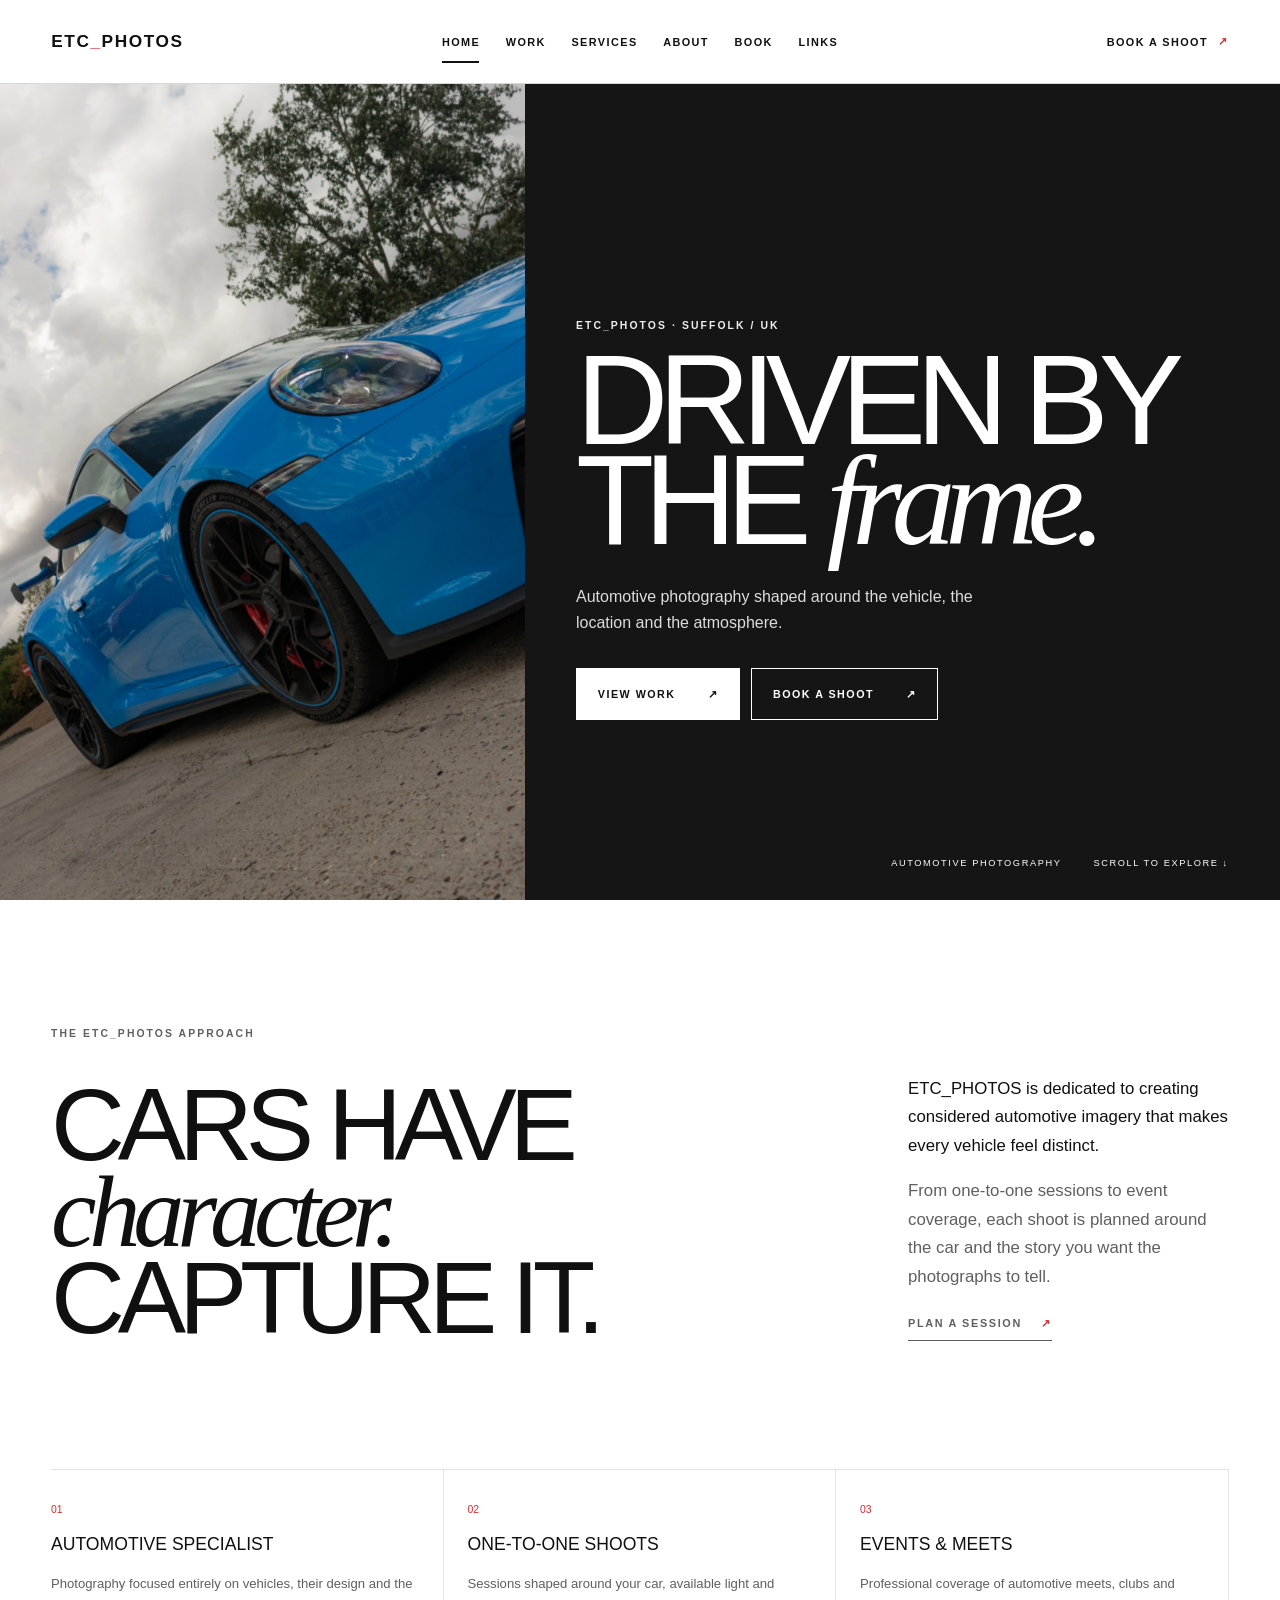
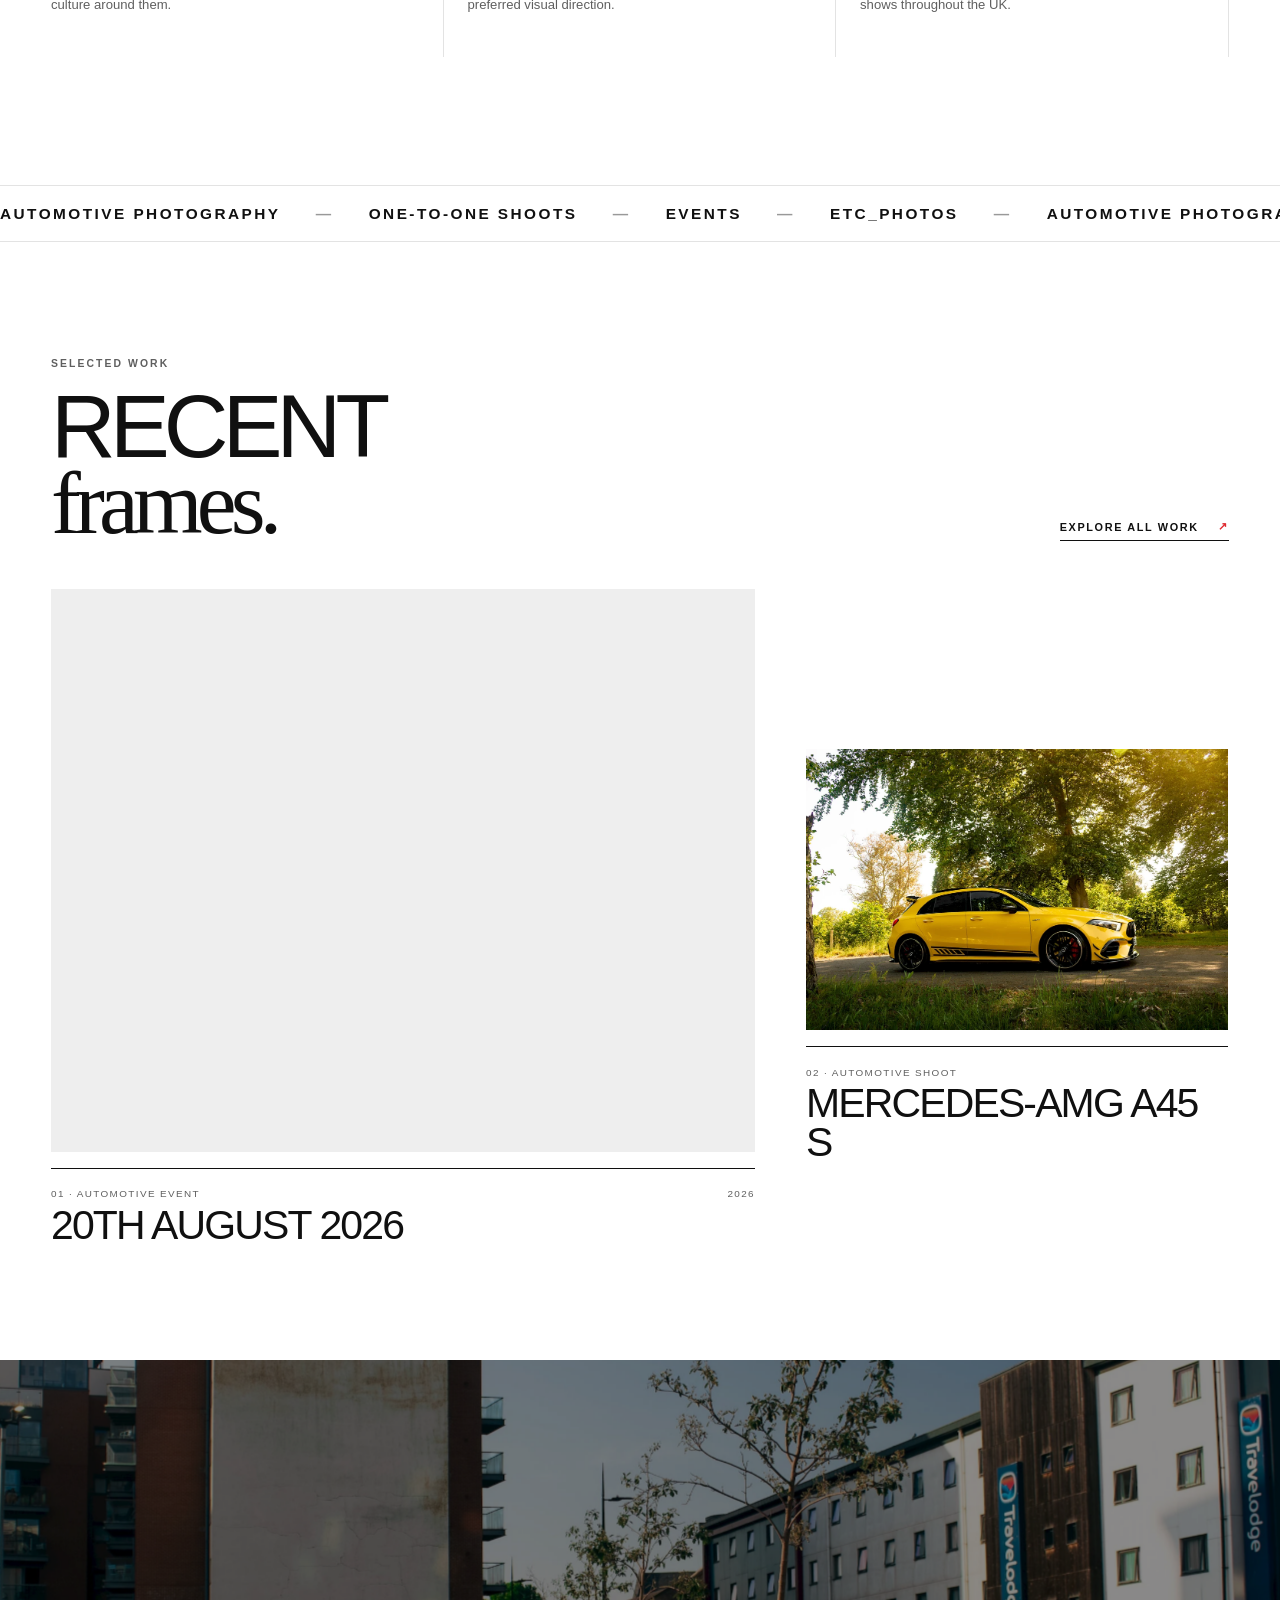
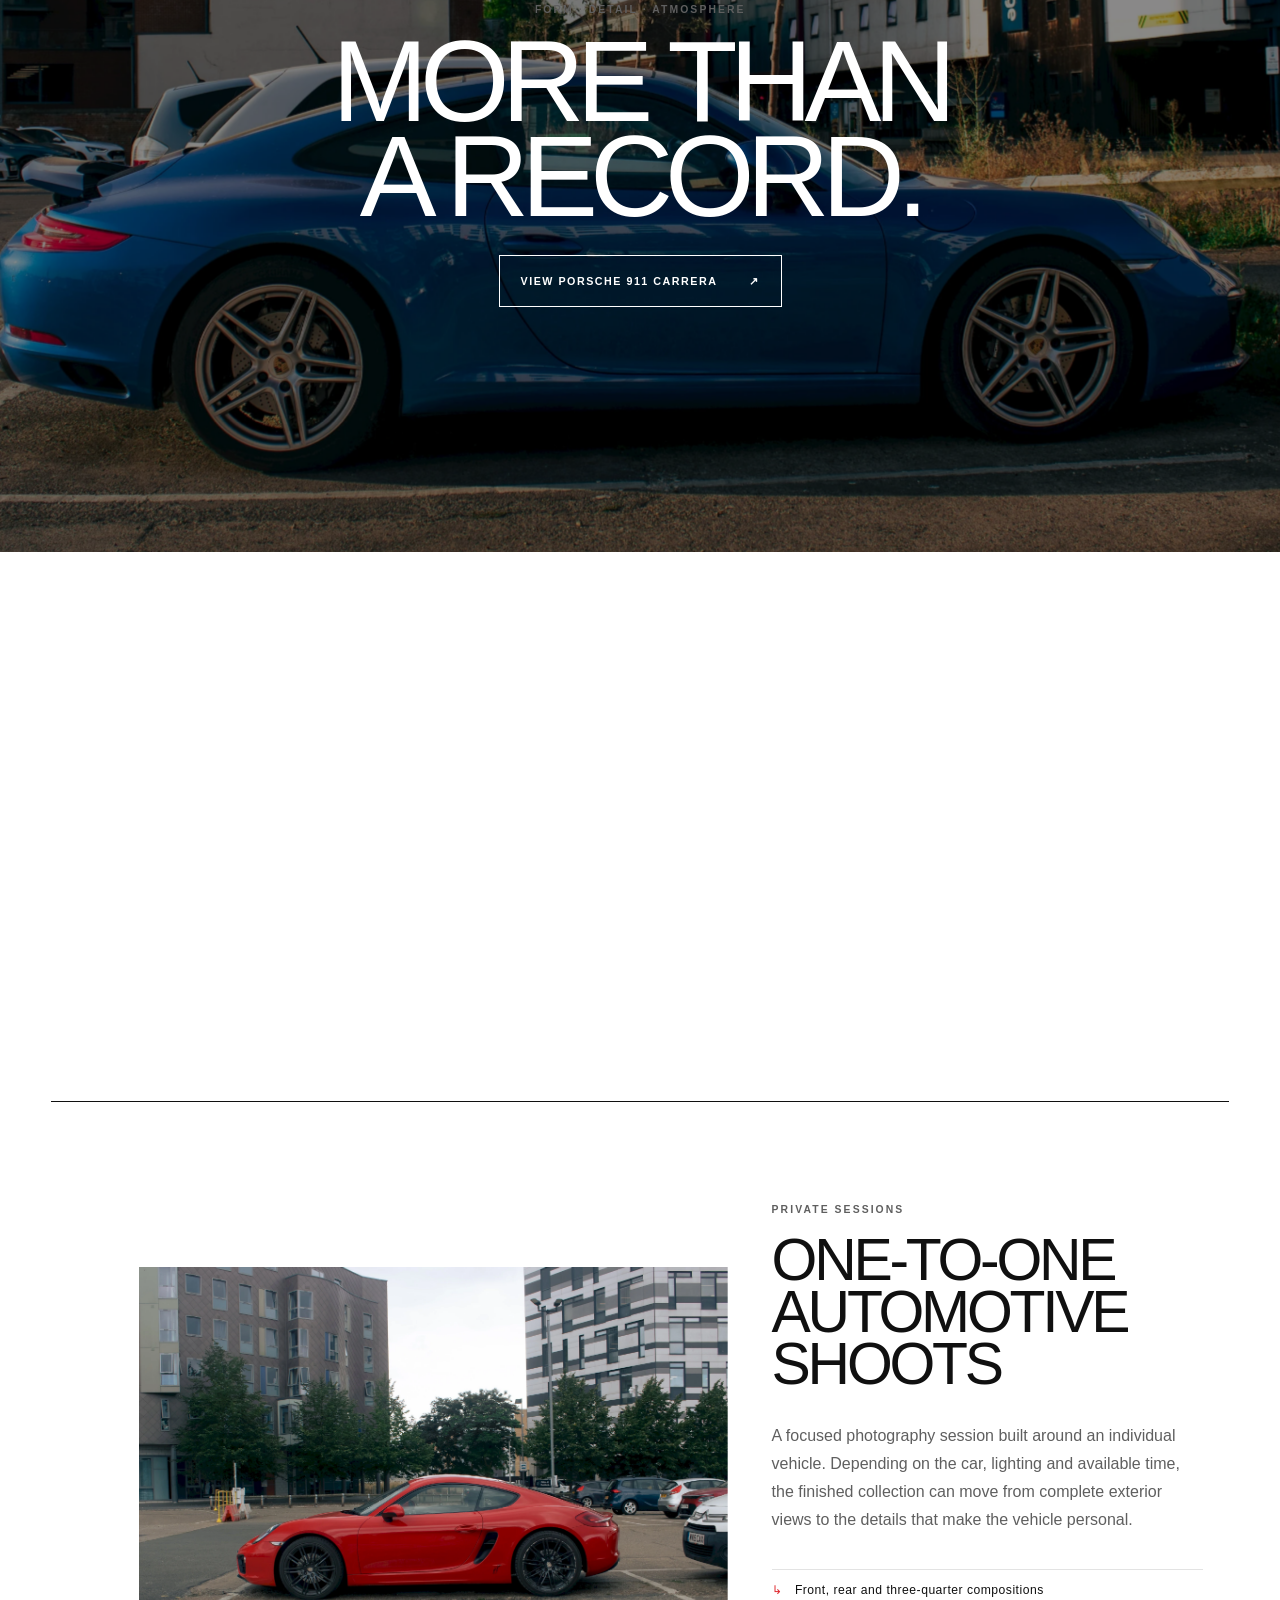
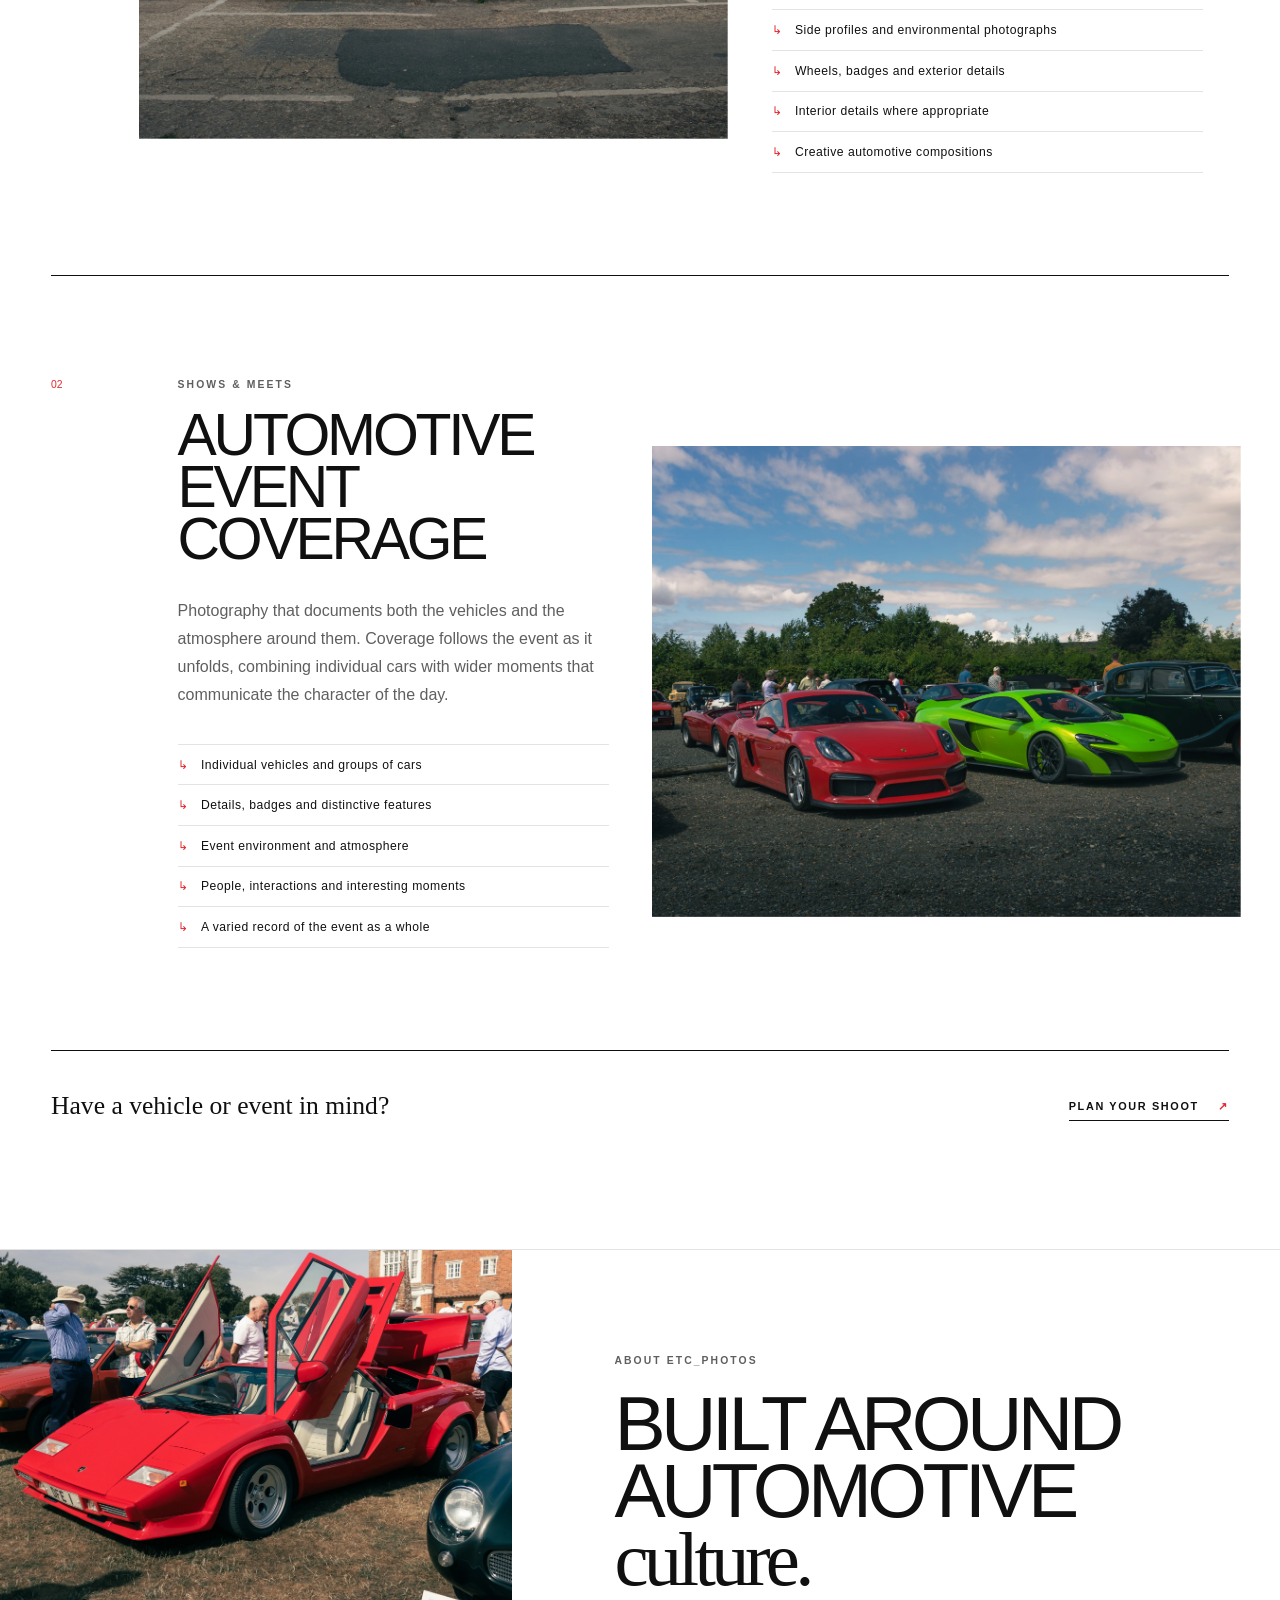
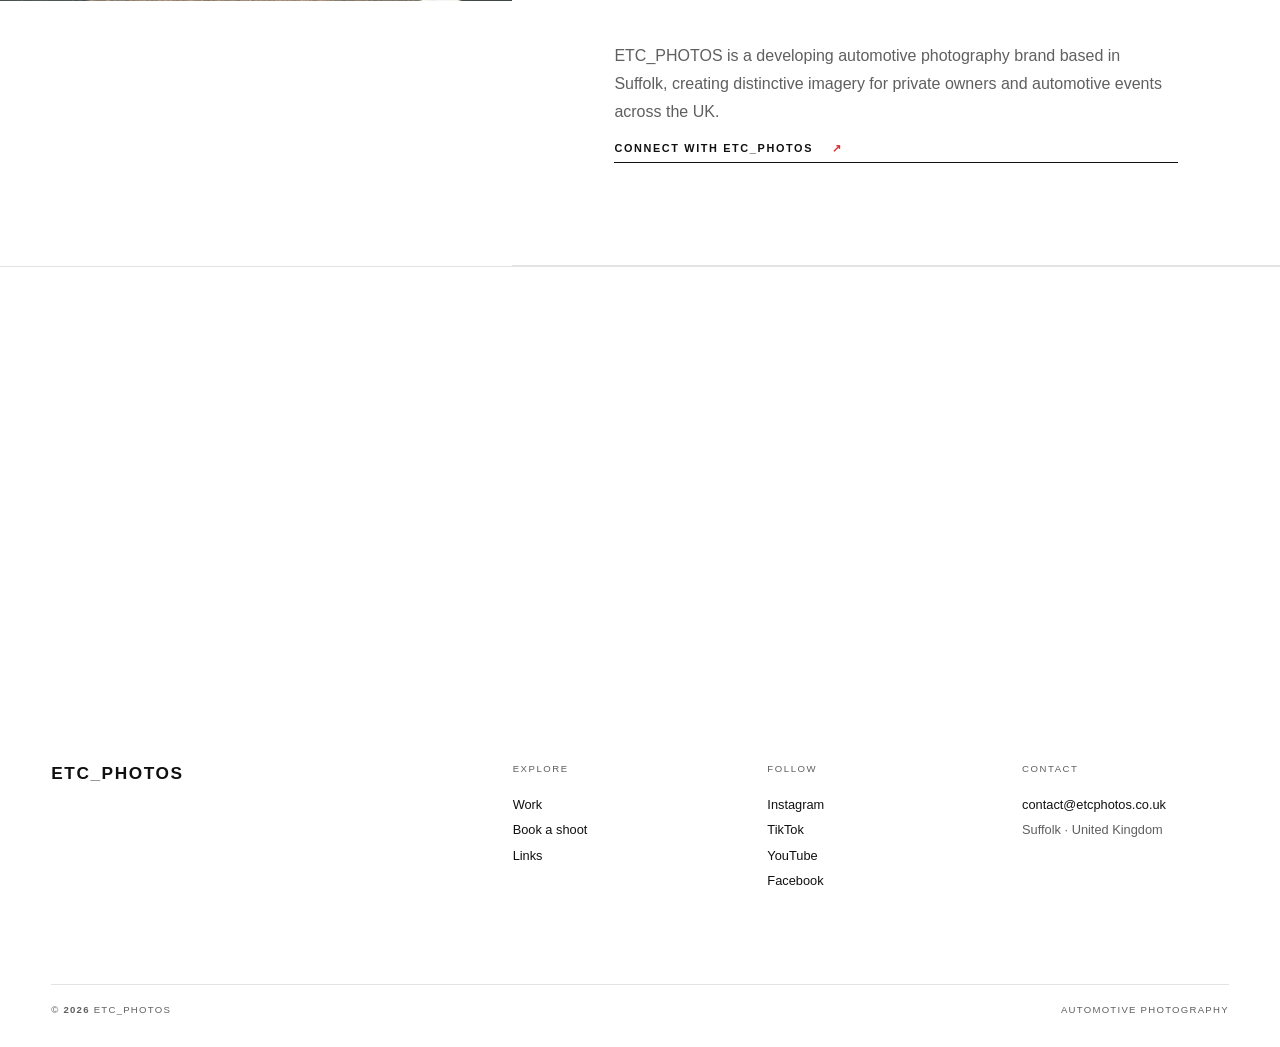
<file: index.html>
<!doctype html>
<html lang="en">
<head>
  <meta charset="utf-8">
  <meta name="viewport" content="width=device-width,initial-scale=1">
  <title>ETC_PHOTOS | Automotive Photography UK</title>
  <meta name="description" content="ETC_PHOTOS specialises in automotive photography across the UK, offering private car shoots and professional automotive event coverage.">
  <link rel="canonical" href="https://etcphotos.co.uk/">
  <meta property="og:title" content="ETC_PHOTOS | Automotive Photography"><meta property="og:description" content="Distinctive automotive photography, private shoots and event coverage across the UK."><meta property="og:type" content="website"><meta property="og:url" content="https://etcphotos.co.uk/"><meta property="og:image" content="https://etcphotos.co.uk/assets/portfolio/20th-august-2026/20th-august-2026-017.webp">
  <meta name="twitter:card" content="summary_large_image"><meta name="theme-color" content="#ffffff">
  <link rel="icon" href="assets/images/brand/favicon.png"><link rel="preload" as="image" href="assets/portfolio/20th-august-2026/20th-august-2026-017.webp">
  <link rel="stylesheet" href="css/base.css"><link rel="stylesheet" href="css/home.css">
  <script type="application/ld+json">{"@context":"https://schema.org","@type":"Organization","name":"ETC_PHOTOS","url":"https://etcphotos.co.uk","email":"contact@etcphotos.co.uk","sameAs":["https://www.instagram.com/etc_photo5/","https://www.tiktok.com/@etc_photos","https://www.youtube.com/@ETC_PHOTOS","https://www.facebook.com/profile.php?id=61593175831125"]}</script>
</head>
<body data-page="home"><a class="skip" href="#main">Skip to content</a><header class="site-header" data-header></header><div data-menu-slot></div>
<main id="main">
  <section class="home-hero"><div class="home-hero-visual"><img class="home-hero-media" src="assets/portfolio/20th-august-2026/20th-august-2026-017.webp" width="1728" height="2160" alt="Blue Porsche photographed at the 20th August 2026 automotive meet" data-parallax></div><div class="hero-copy"><p class="eyebrow">ETC_PHOTOS · Suffolk / UK</p><h1>Driven by<br>the <em>frame.</em></h1><p>Automotive photography shaped around the vehicle, the location and the atmosphere.</p><div class="hero-actions"><a class="button" href="portfolio.html">View work <span>↗</span></a><a class="button" href="booking.html">Book a shoot <span>↗</span></a></div></div><div class="hero-meta"><span>Automotive photography</span><span>Scroll to explore ↓</span></div></section>
  <section class="intro pad" id="about"><div class="wrap"><p class="eyebrow" data-reveal>The ETC_PHOTOS approach</p><div class="intro-grid"><h2 class="display" data-reveal>Cars have<br><em>character.</em><br>Capture it.</h2><div class="intro-copy" data-reveal><p>ETC_PHOTOS is dedicated to creating considered automotive imagery that makes every vehicle feel distinct.</p><p>From one-to-one sessions to event coverage, each shoot is planned around the car and the story you want the photographs to tell.</p><a class="line-link" href="booking.html">Plan a session <span>↗</span></a></div></div><div class="principles" data-reveal><article><span>01</span><h3>Automotive specialist</h3><p>Photography focused entirely on vehicles, their design and the culture around them.</p></article><article><span>02</span><h3>One-to-one shoots</h3><p>Sessions shaped around your car, available light and preferred visual direction.</p></article><article><span>03</span><h3>Events & meets</h3><p>Professional coverage of automotive meets, clubs and shows throughout the UK.</p></article></div></div></section>
  <section class="motion-marquee" aria-label="ETC_PHOTOS automotive photography services"><div class="motion-marquee__track"><div class="motion-marquee__group"><span>Automotive photography</span><span>One-to-one shoots</span><span>Events</span><span>ETC_PHOTOS</span></div><div class="motion-marquee__group" aria-hidden="true"><span>Automotive photography</span><span>One-to-one shoots</span><span>Events</span><span>ETC_PHOTOS</span></div></div></section>
  <section class="featured"><div class="wrap"><div class="section-heading" data-reveal><div><p class="eyebrow">Selected work</p><h2>Recent<br><span class="serif">frames.</span></h2></div><a class="line-link" href="portfolio.html">Explore all work <span>↗</span></a></div><div class="work-grid" data-featured-projects></div></div></section>
  <section class="statement-image" data-featured-statement></section>

  <section class="services-editorial pad" id="services">
    <div class="wrap">
      <div class="services-intro" data-reveal><p class="eyebrow">Services · Automotive photography</p><h2>Built around<br><span class="serif">the car.</span></h2><p>Every shoot responds to the vehicle, available light and the story worth capturing. The result is a varied, coherent collection rather than a repeated formula.</p></div>
      <article class="service-feature service-feature--private">
        <div class="service-feature__number" data-reveal>01</div>
        <div class="service-feature__image image-wrap" data-reveal data-parallax-soft><img src="assets/portfolio/porsche-cayman/porsche-cayman-010.webp" alt="One-to-one Porsche Cayman automotive photography by ETC_PHOTOS" loading="lazy"></div>
        <div class="service-feature__copy" data-reveal><p class="eyebrow">Private sessions</p><h3>One-to-one<br>automotive shoots</h3><p>A focused photography session built around an individual vehicle. Depending on the car, lighting and available time, the finished collection can move from complete exterior views to the details that make the vehicle personal.</p><ul><li>Front, rear and three-quarter compositions</li><li>Side profiles and environmental photographs</li><li>Wheels, badges and exterior details</li><li>Interior details where appropriate</li><li>Creative automotive compositions</li></ul></div>
      </article>
      <article class="service-feature service-feature--events">
        <div class="service-feature__number" data-reveal>02</div>
        <div class="service-feature__image image-wrap" data-reveal data-parallax-soft><img src="assets/portfolio/cars-coffee-suffolk-2026/cars-coffee-suffolk-2026-001.webp" alt="Automotive event coverage at Cars and Coffee Suffolk by ETC_PHOTOS" loading="lazy"></div>
        <div class="service-feature__copy" data-reveal><p class="eyebrow">Shows & meets</p><h3>Automotive<br>event coverage</h3><p>Photography that documents both the vehicles and the atmosphere around them. Coverage follows the event as it unfolds, combining individual cars with wider moments that communicate the character of the day.</p><ul><li>Individual vehicles and groups of cars</li><li>Details, badges and distinctive features</li><li>Event environment and atmosphere</li><li>People, interactions and interesting moments</li><li>A varied record of the event as a whole</li></ul></div>
      </article>
      <div class="services-cta" data-reveal><p>Have a vehicle or event in mind?</p><a class="line-link" href="booking.html">Plan your shoot <span>↗</span></a></div>
    </div>
  </section>

  <section class="about-split"><div class="about-image"><img src="assets/portfolio/helmingham-hall-bridge-car-meet/helmingham-hall-bridge-car-meet-010.webp" alt="Automotive event photographed by ETC_PHOTOS" loading="lazy"></div><div class="about-copy" data-reveal><p class="eyebrow">About ETC_PHOTOS</p><h2>Built around<br>automotive<br><span class="serif">culture.</span></h2><p>ETC_PHOTOS is a developing automotive photography brand based in Suffolk, creating distinctive imagery for private owners and automotive events across the UK.</p><a class="line-link" href="links.html">Connect with ETC_PHOTOS <span>↗</span></a></div></section>
</main>
<footer class="site-footer" data-footer></footer><script src="js/projects-data.js"></script><script src="js/site.js" defer></script><script src="js/home-projects.js" defer></script></body></html>
</file>
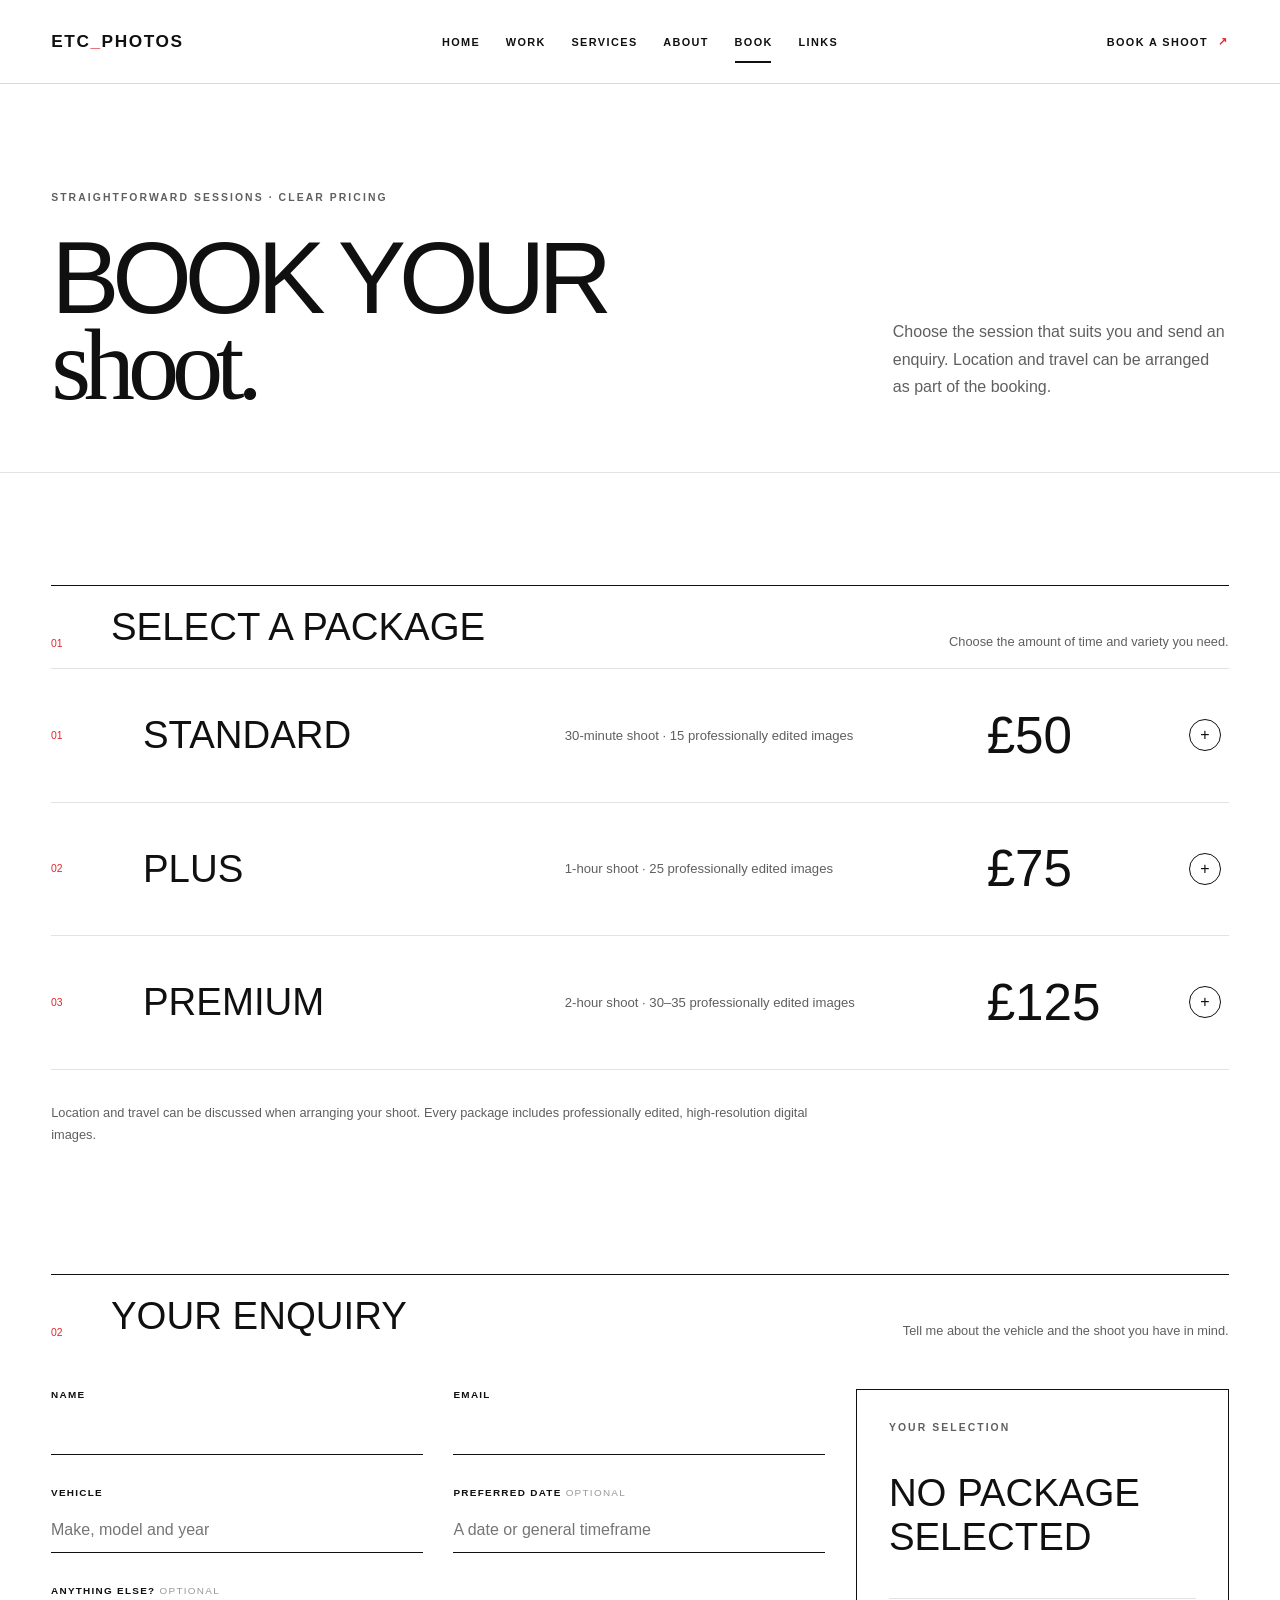
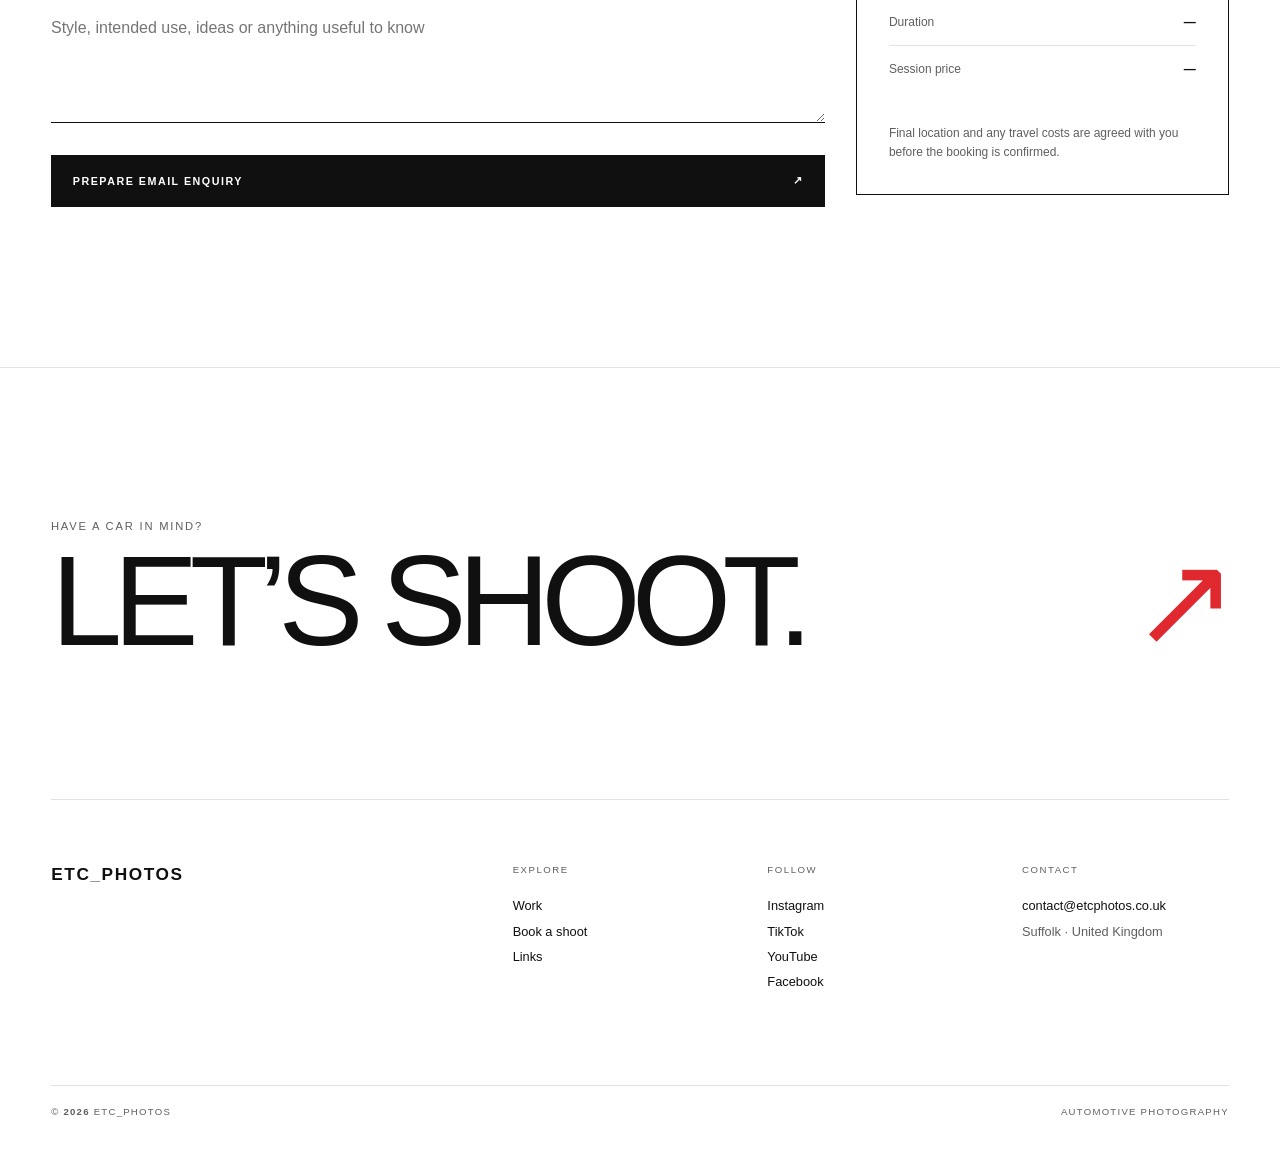
<file: booking.html>
<!doctype html>
<html lang="en">
<head>
  <meta charset="utf-8">
  <meta name="viewport" content="width=device-width,initial-scale=1">
  <title>Book an Automotive Photography Shoot | ETC_PHOTOS</title>
  <meta name="description" content="Choose an ETC_PHOTOS automotive photography package and send your booking enquiry.">
  <link rel="canonical" href="https://etcphotos.co.uk/booking.html">
  <meta property="og:title" content="Book an Automotive Photography Shoot | ETC_PHOTOS"><meta property="og:description" content="Choose an ETC_PHOTOS automotive photography package and send your enquiry."><meta property="og:type" content="website"><meta property="og:url" content="https://etcphotos.co.uk/booking.html"><meta name="twitter:card" content="summary">
  <meta name="theme-color" content="#ffffff">
  <link rel="icon" href="assets/images/brand/favicon.png">
  <link rel="stylesheet" href="css/base.css">
  <link rel="stylesheet" href="css/pages.css">
</head>
<body data-page="book">
  <a class="skip" href="#main">Skip to content</a>
  <header class="site-header light" data-header></header>
  <div data-menu-slot></div>
  <main id="main">
    <section class="page-hero booking-hero" data-reveal>
      <p class="eyebrow">Straightforward sessions · Clear pricing</p>
      <div class="page-hero-row">
        <h1 class="display">Book your<br><span class="serif">shoot.</span></h1>
        <p>Choose the session that suits you and send an enquiry. Location and travel can be arranged as part of the booking.</p>
      </div>
    </section>
    <section class="booking-shell">
      <div class="booking-step" data-reveal><span>01</span><h2>Select a package</h2><p>Choose the amount of time and variety you need.</p></div>
      <div class="package-list" data-reveal>
        <button class="package-option" type="button" data-package="Standard" data-price="50" data-duration="30 minutes"><span>01</span><h3>Standard</h3><p>30-minute shoot · 15 professionally edited images</p><strong>£50</strong><i class="choice-dot">+</i></button>
        <button class="package-option" type="button" data-package="Plus" data-price="75" data-duration="1 hour"><span>02</span><h3>Plus</h3><p>1-hour shoot · 25 professionally edited images</p><strong>£75</strong><i class="choice-dot">+</i></button>
        <button class="package-option" type="button" data-package="Premium" data-price="125" data-duration="2 hours"><span>03</span><h3>Premium</h3><p>2-hour shoot · 30–35 professionally edited images</p><strong>£125</strong><i class="choice-dot">+</i></button>
      </div>
      <p class="booking-travel-note">Location and travel can be discussed when arranging your shoot. Every package includes professionally edited, high-resolution digital images.</p>

      <div class="booking-step" data-reveal><span>02</span><h2>Your enquiry</h2><p>Tell me about the vehicle and the shoot you have in mind.</p></div>
      <div class="enquiry-layout" data-reveal>
        <form class="enquiry-form" data-enquiry-form>
          <label><span>Name</span><input type="text" name="name" autocomplete="name" required></label>
          <label><span>Email</span><input type="email" name="email" autocomplete="email" required></label>
          <label><span>Vehicle</span><input type="text" name="vehicle" placeholder="Make, model and year" required></label>
          <label><span>Preferred date <em>Optional</em></span><input type="text" name="date" placeholder="A date or general timeframe"></label>
          <label class="full"><span>Anything else? <em>Optional</em></span><textarea name="message" rows="5" placeholder="Style, intended use, ideas or anything useful to know"></textarea></label>
          <button class="button dark full" type="submit">Prepare email enquiry <span>↗</span></button>
        </form>
        <aside class="booking-summary" aria-live="polite">
          <p class="eyebrow">Your selection</p>
          <h3 data-summary-package>No package selected</h3>
          <div class="summary-line"><span>Duration</span><b data-summary-duration>—</b></div>
          <div class="summary-line"><span>Session price</span><b data-summary-price>—</b></div>
          <p class="summary-note">Final location and any travel costs are agreed with you before the booking is confirmed.</p>
        </aside>
      </div>
    </section>
  </main>
  <footer class="site-footer" data-footer></footer>
  <script src="js/site.js" defer></script>
  <script src="js/booking.js" defer></script>
</body>
</html>
</file>
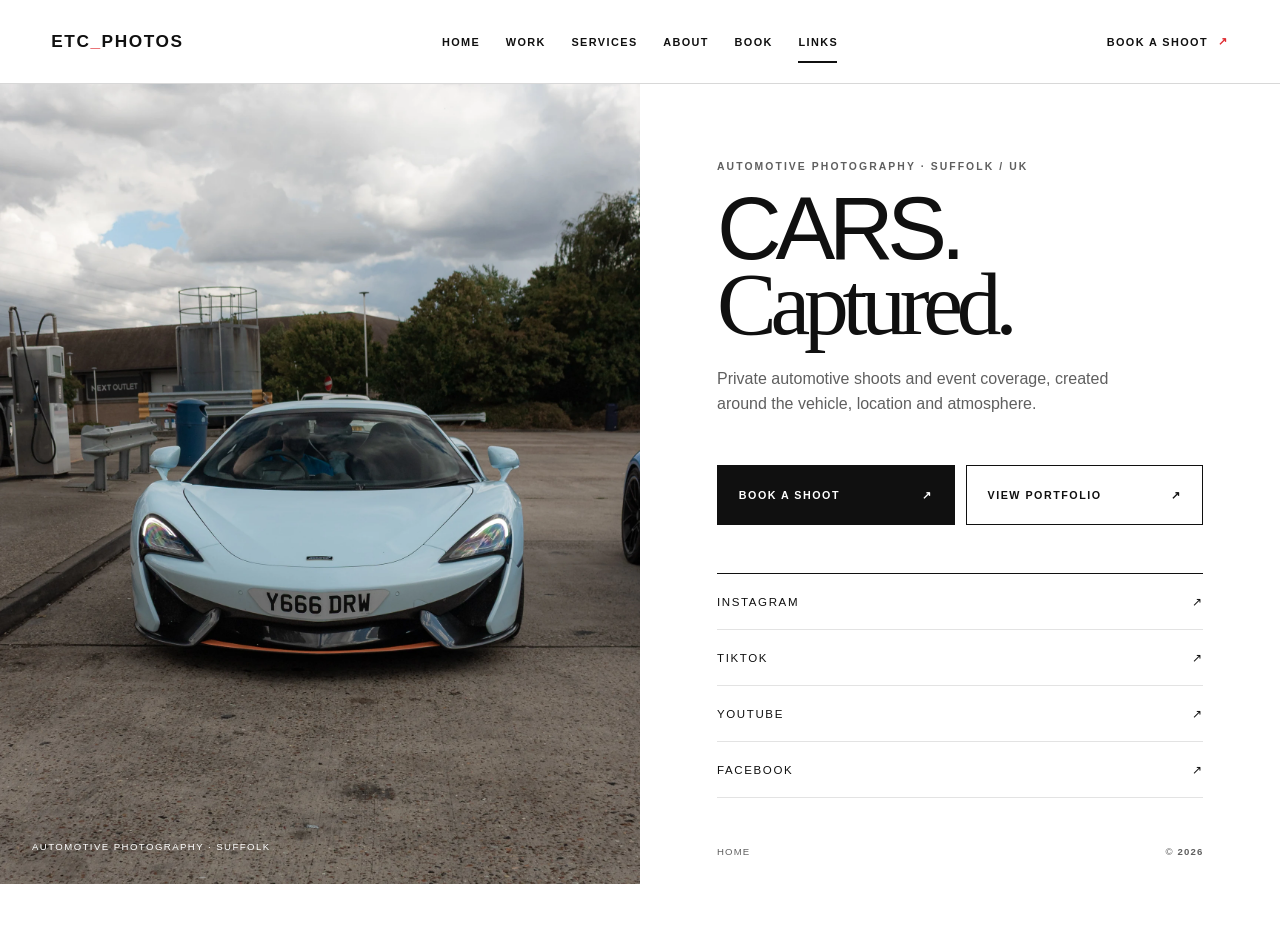
<file: links.html>
<!doctype html>
<html lang="en">
<head>
  <meta charset="utf-8">
  <meta name="viewport" content="width=device-width,initial-scale=1">
  <title>ETC_PHOTOS | Links</title>
  <meta name="description" content="Book an ETC_PHOTOS automotive photography shoot, view the portfolio and find ETC_PHOTOS on social media.">
  <link rel="canonical" href="https://etcphotos.co.uk/links.html">
  <meta property="og:title" content="ETC_PHOTOS | Links"><meta property="og:description" content="Book a shoot, view the ETC_PHOTOS portfolio and find ETC_PHOTOS on social media."><meta property="og:type" content="website"><meta property="og:url" content="https://etcphotos.co.uk/links.html"><meta property="og:image" content="https://etcphotos.co.uk/assets/portfolio/20th-august-2026/20th-august-2026-027.webp"><meta name="twitter:card" content="summary_large_image">
  <meta name="theme-color" content="#ffffff">
  <link rel="icon" href="assets/images/brand/favicon.png">
  <link rel="preload" as="image" href="assets/portfolio/20th-august-2026/20th-august-2026-027.webp">
  <link rel="stylesheet" href="css/base.css">
  <link rel="stylesheet" href="css/pages.css">
</head>
<body class="links-body" data-page="links">
  <a class="skip" href="#main">Skip to content</a>
  <header class="site-header light" data-header></header>
  <div data-menu-slot></div>
  <main class="links-page" id="main">
    <div class="links-photo"><img src="assets/portfolio/20th-august-2026/20th-august-2026-027.webp" width="1728" height="2160" alt="McLaren photographed at the 20th August 2026 automotive meet"></div>
    <section class="links-content">
      <div data-reveal><p class="eyebrow">Automotive photography · Suffolk / UK</p><h1 class="display">Cars.<br><span class="serif">Captured.</span></h1><p>Private automotive shoots and event coverage, created around the vehicle, location and atmosphere.</p></div>
      <div class="priority-links" data-reveal><a class="button dark" href="booking.html">Book a shoot <span>↗</span></a><a class="button" href="portfolio.html">View portfolio <span>↗</span></a></div>
      <nav class="social-list" aria-label="Social media" data-reveal>
        <a href="https://www.instagram.com/etc_photo5/" target="_blank" rel="noopener noreferrer">Instagram <span>↗</span></a>
        <a href="https://www.tiktok.com/@etc_photos" target="_blank" rel="noopener noreferrer">TikTok <span>↗</span></a>
        <a href="https://www.youtube.com/@ETC_PHOTOS" target="_blank" rel="noopener noreferrer">YouTube <span>↗</span></a>
        <a href="https://www.facebook.com/profile.php?id=61593175831125" target="_blank" rel="noopener noreferrer">Facebook <span>↗</span></a>
      </nav>
      <div class="links-foot" data-reveal><a href="index.html">Home</a><span>© <b data-year></b></span></div>
    </section>
  </main>
  <script src="js/site.js" defer></script>
</body>
</html>
</file>
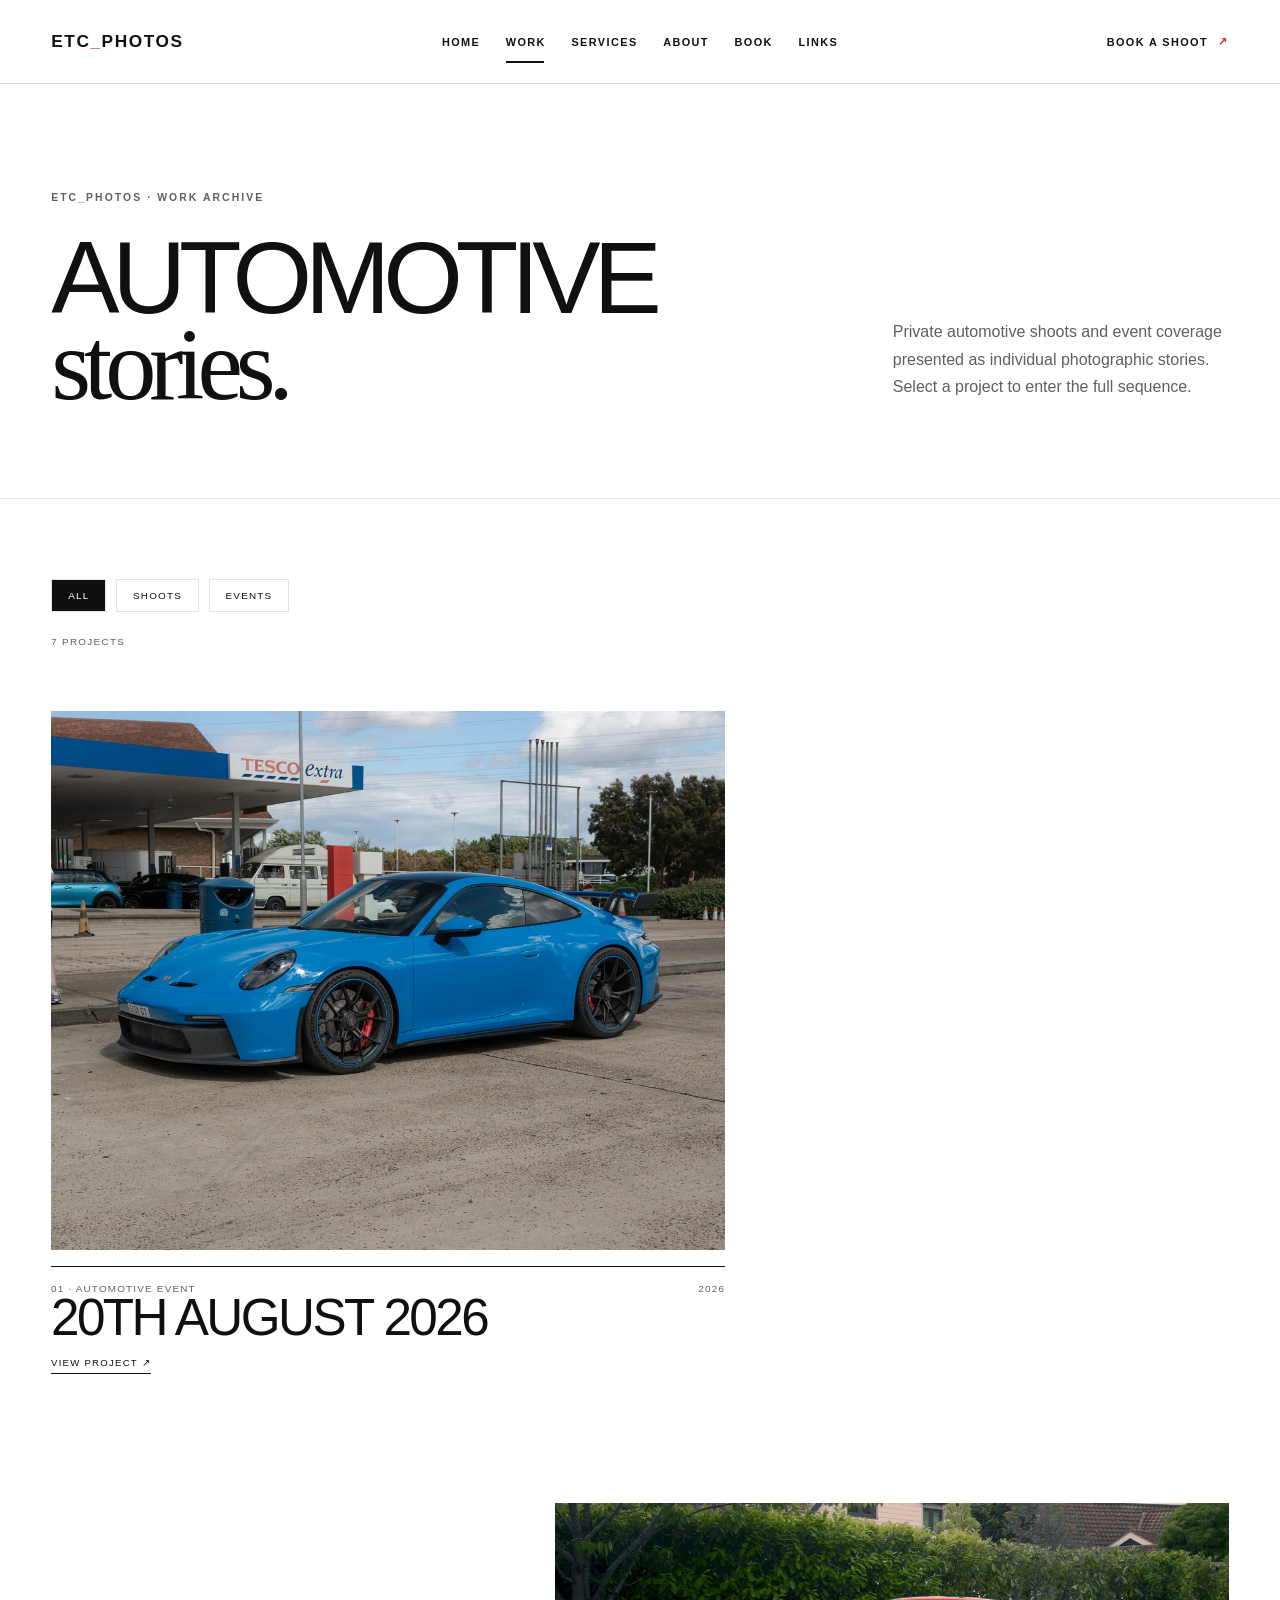
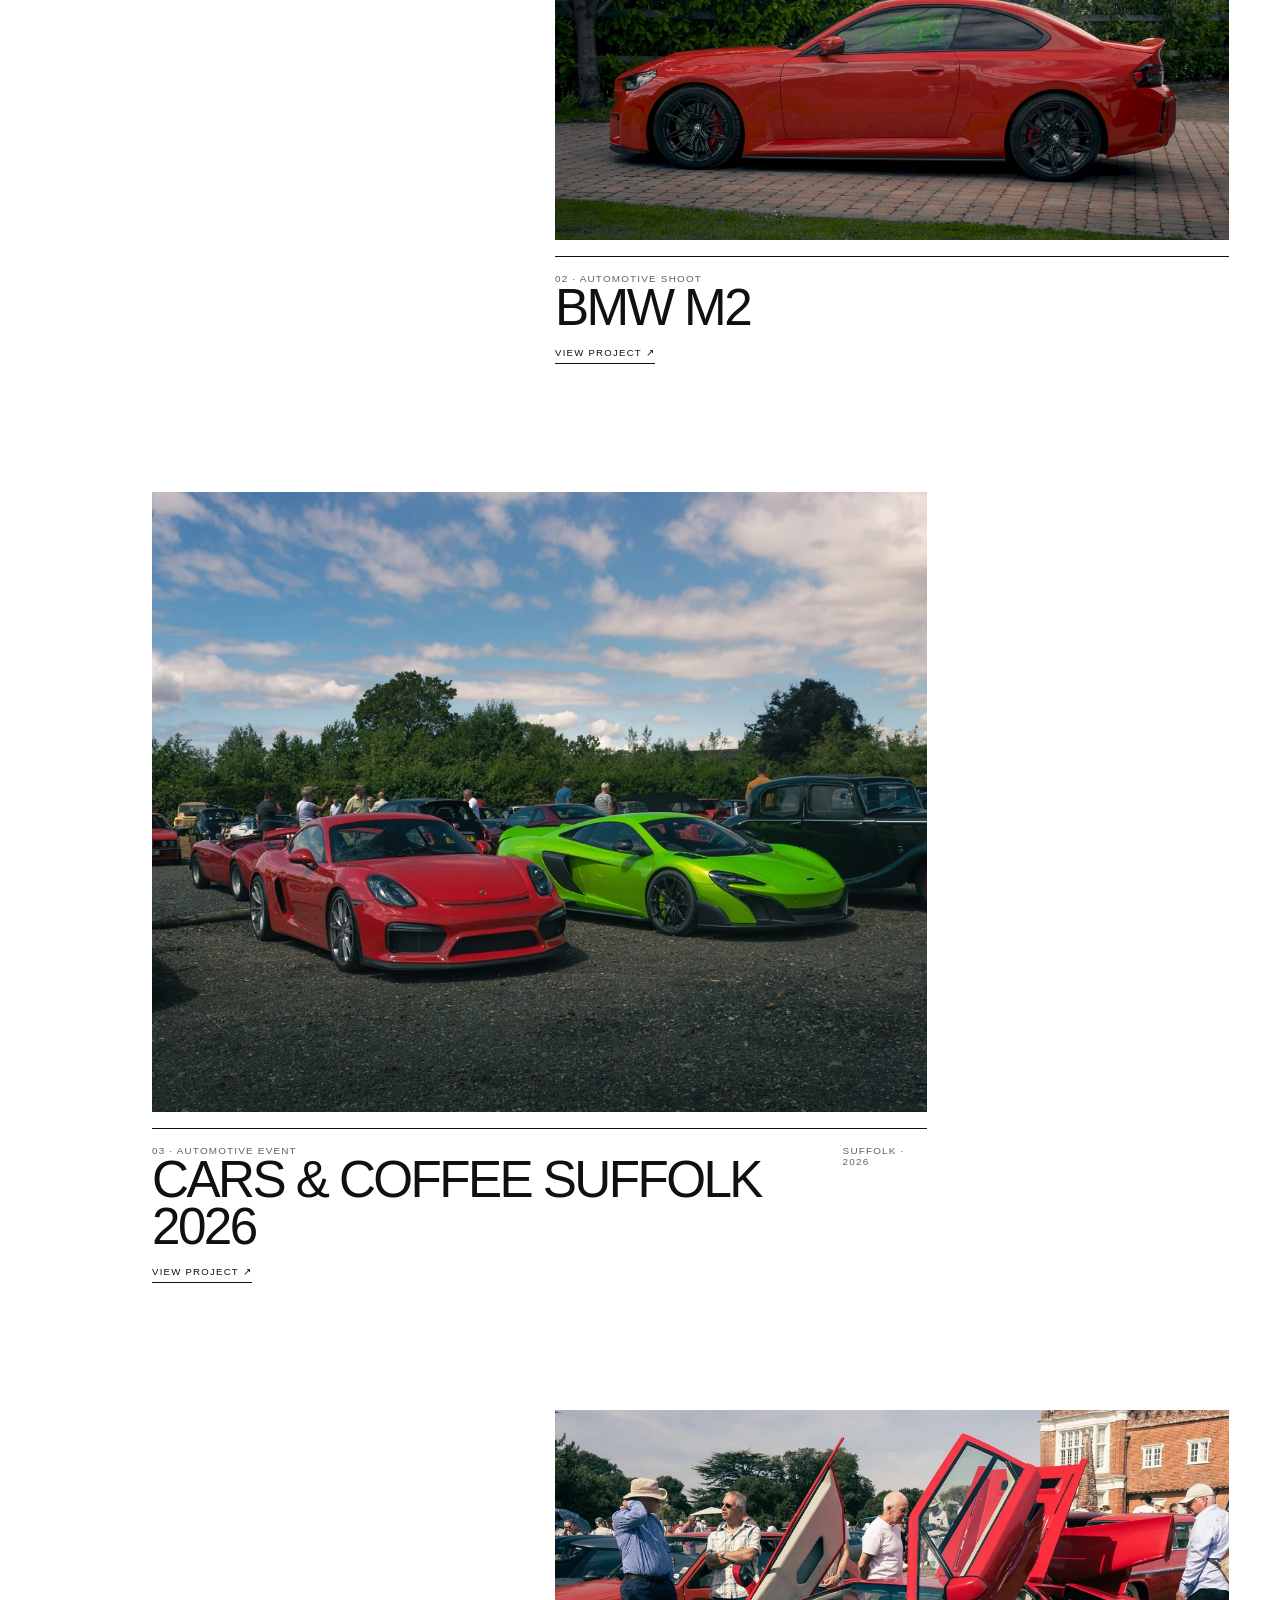
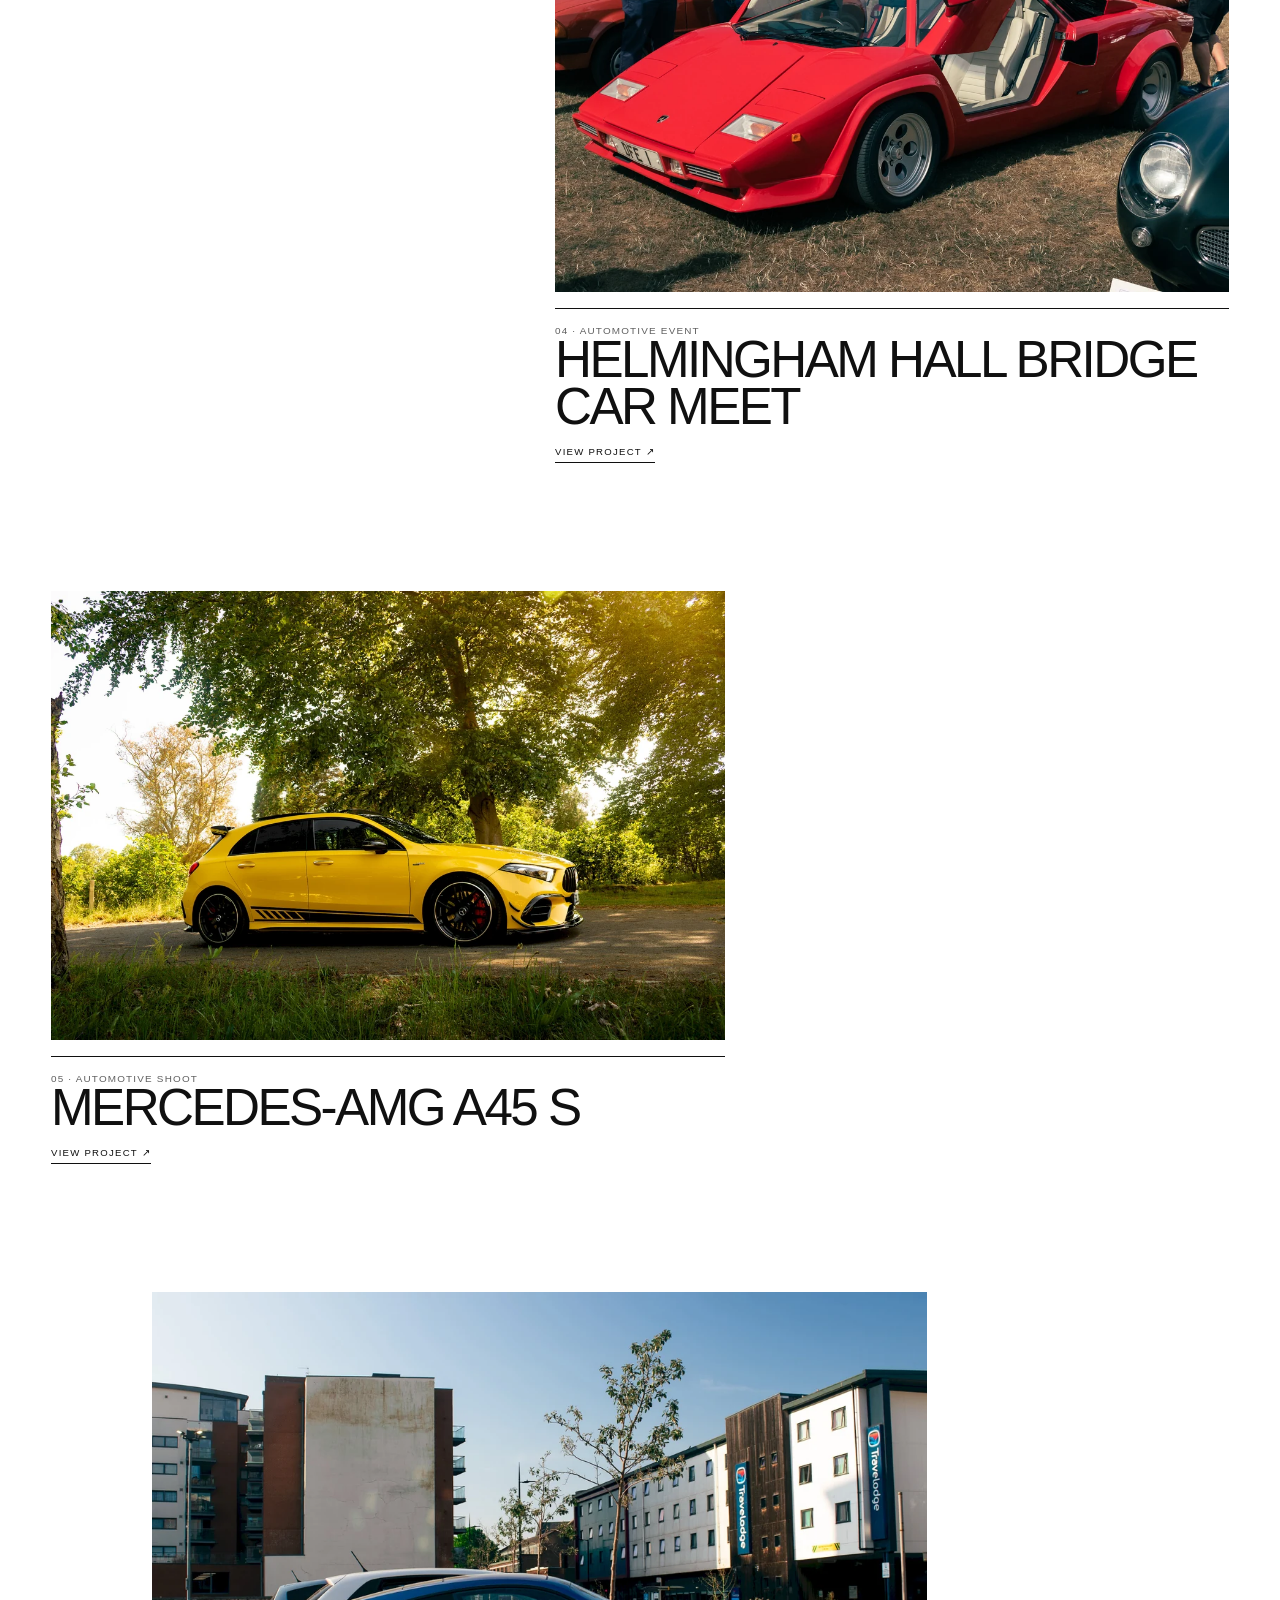
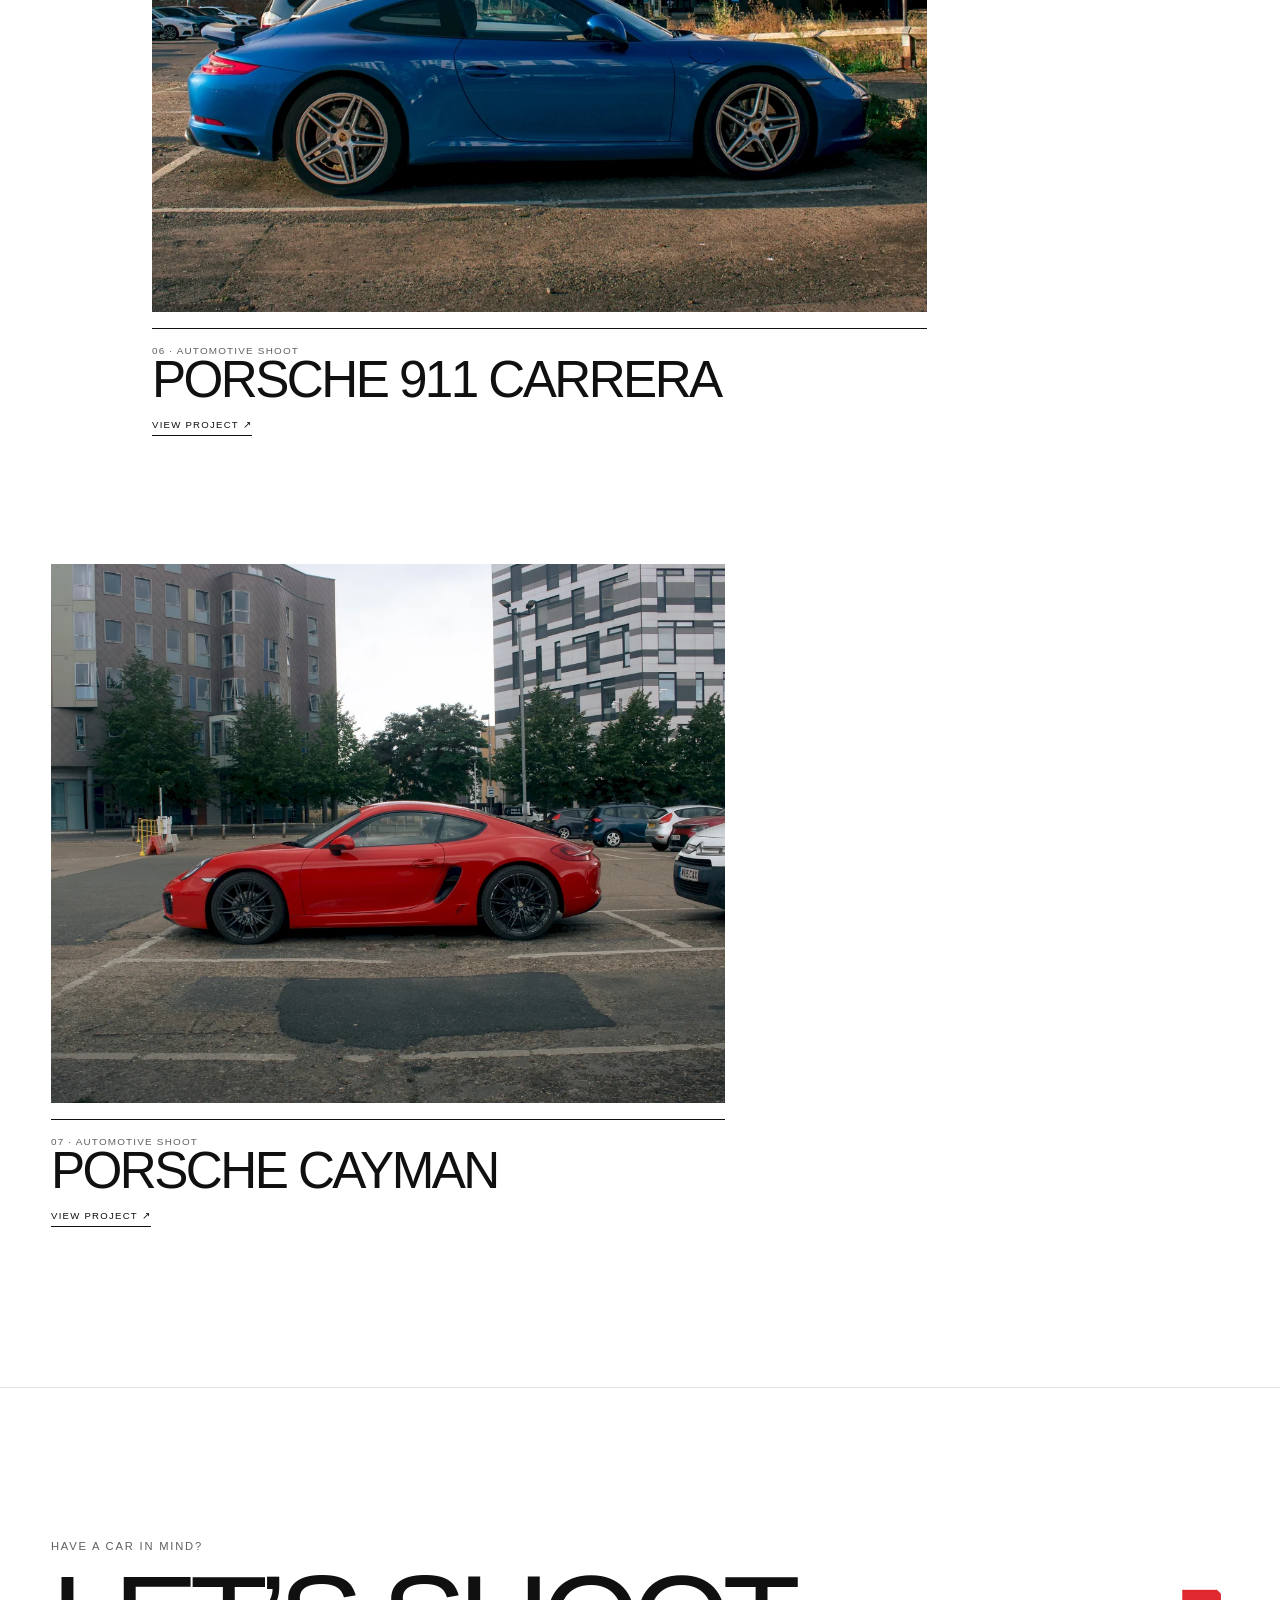
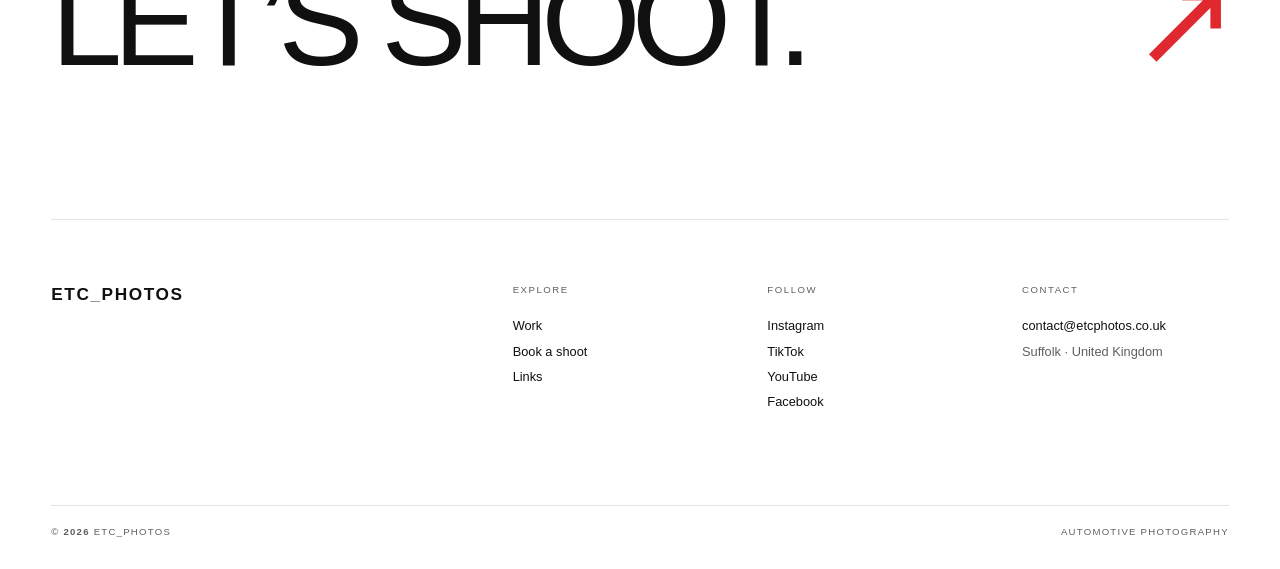
<file: portfolio.html>
<!doctype html>
<html lang="en">
<head>
  <meta charset="utf-8"><meta name="viewport" content="width=device-width,initial-scale=1">
  <title>Automotive Portfolio | ETC_PHOTOS</title>
  <meta name="description" content="Explore the ETC_PHOTOS automotive photography portfolio, featuring private shoots and event coverage from Suffolk.">
  <link rel="canonical" href="https://etcphotos.co.uk/portfolio.html">
  <meta property="og:title" content="Automotive Portfolio | ETC_PHOTOS"><meta property="og:description" content="Private automotive shoots and event photography by ETC_PHOTOS."><meta property="og:type" content="website"><meta property="og:url" content="https://etcphotos.co.uk/portfolio.html"><meta property="og:image" content="https://etcphotos.co.uk/assets/portfolio/mercedes-amg-a45s/mercedes-amg-a45s-003.webp"><meta name="twitter:card" content="summary_large_image"><meta name="theme-color" content="#ffffff">
  <link rel="icon" href="assets/images/brand/favicon.png"><link rel="stylesheet" href="css/base.css"><link rel="stylesheet" href="css/pages.css"><link rel="stylesheet" href="css/portfolio-ratios.css">
</head>
<body data-page="work"><a class="skip" href="#main">Skip to content</a><header class="site-header light" data-header></header><div data-menu-slot></div>
<main id="main"><section class="page-hero"><p class="eyebrow">ETC_PHOTOS · Work archive</p><div class="page-hero-row"><h1 class="display">Automotive<br><span class="serif">stories.</span></h1><p>Private automotive shoots and event coverage presented as individual photographic stories. Select a project to enter the full sequence.</p></div></section><section class="archive"><div class="archive-filter" aria-label="Filter projects"><button class="active" type="button" data-filter="all" aria-pressed="true">All</button><button type="button" data-filter="shoot" aria-pressed="false">Shoots</button><button type="button" data-filter="event" aria-pressed="false">Events</button></div><p class="archive-count" data-archive-count aria-live="polite"></p><div class="archive-grid" data-archive></div></section></main>
<footer class="site-footer" data-footer></footer><script src="js/projects-data.js"></script><script src="js/site.js" defer></script><script src="js/portfolio.js" defer></script></body></html>
</file>
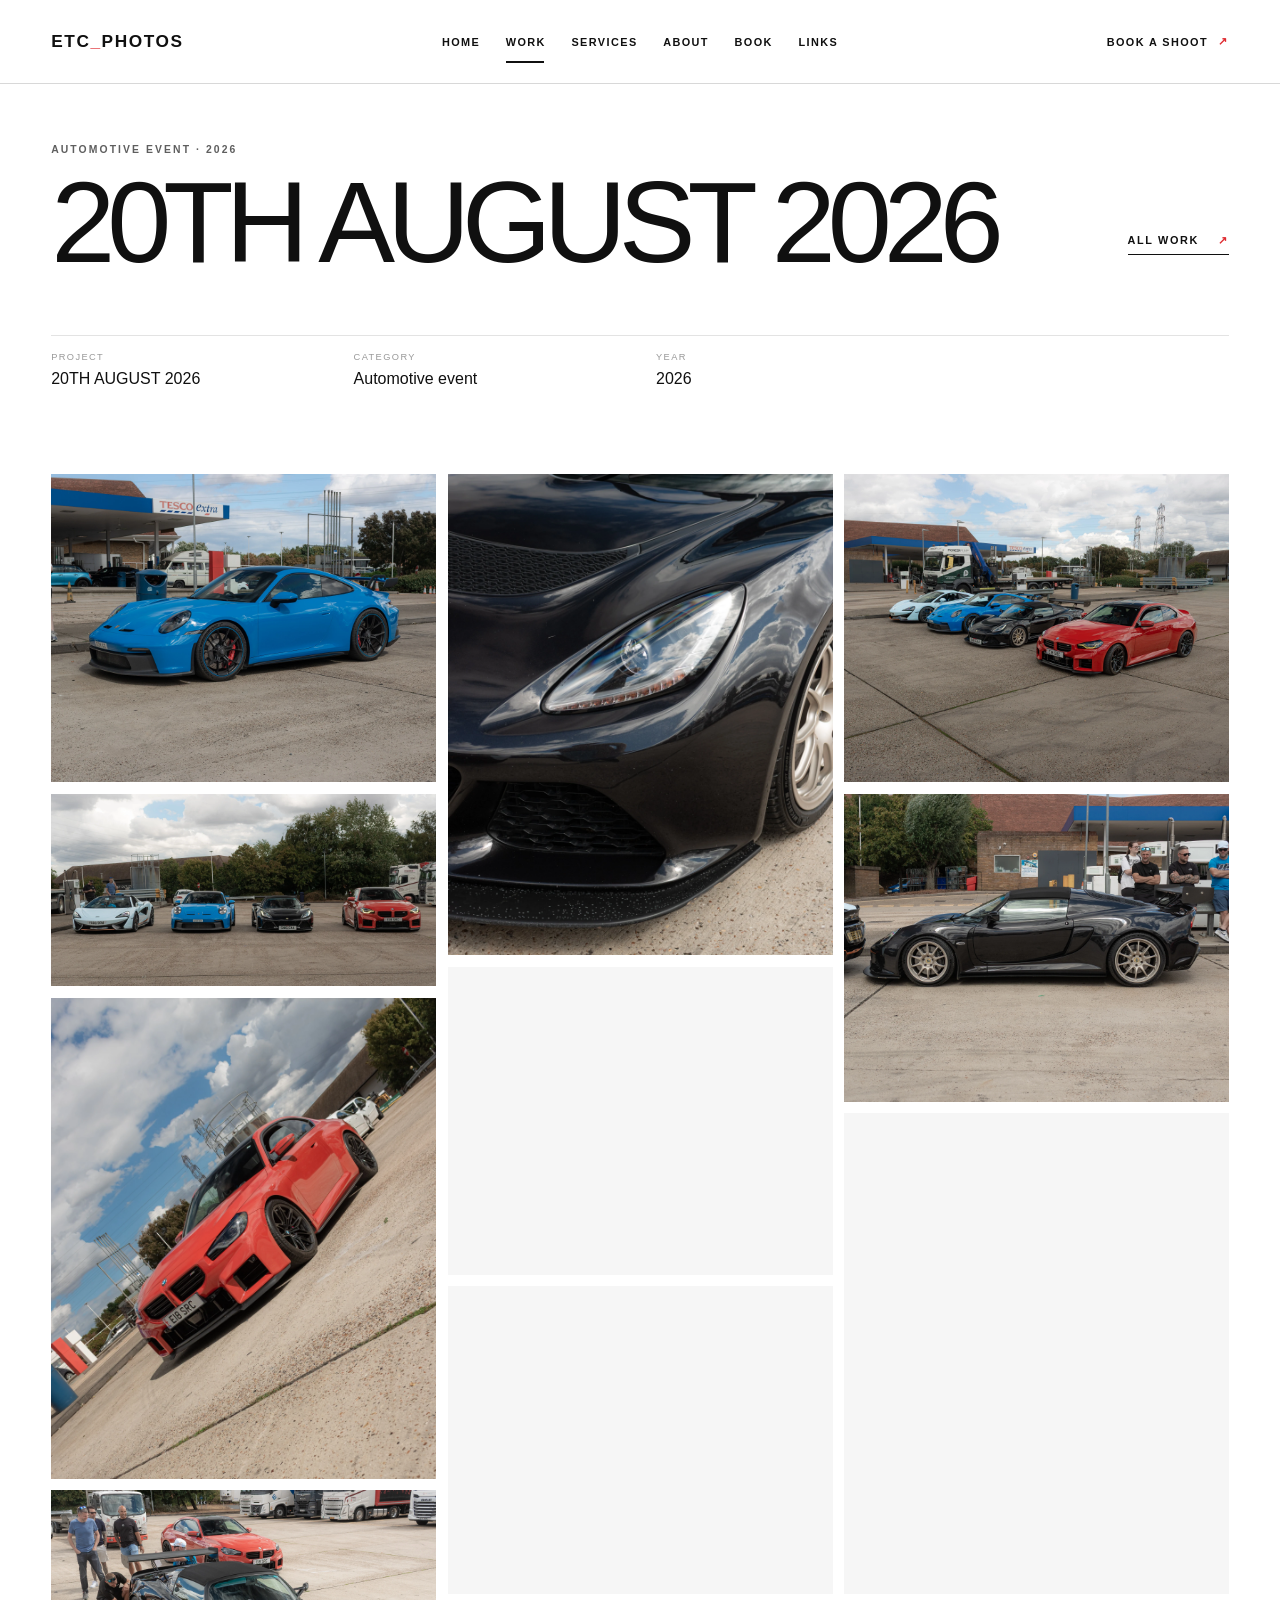
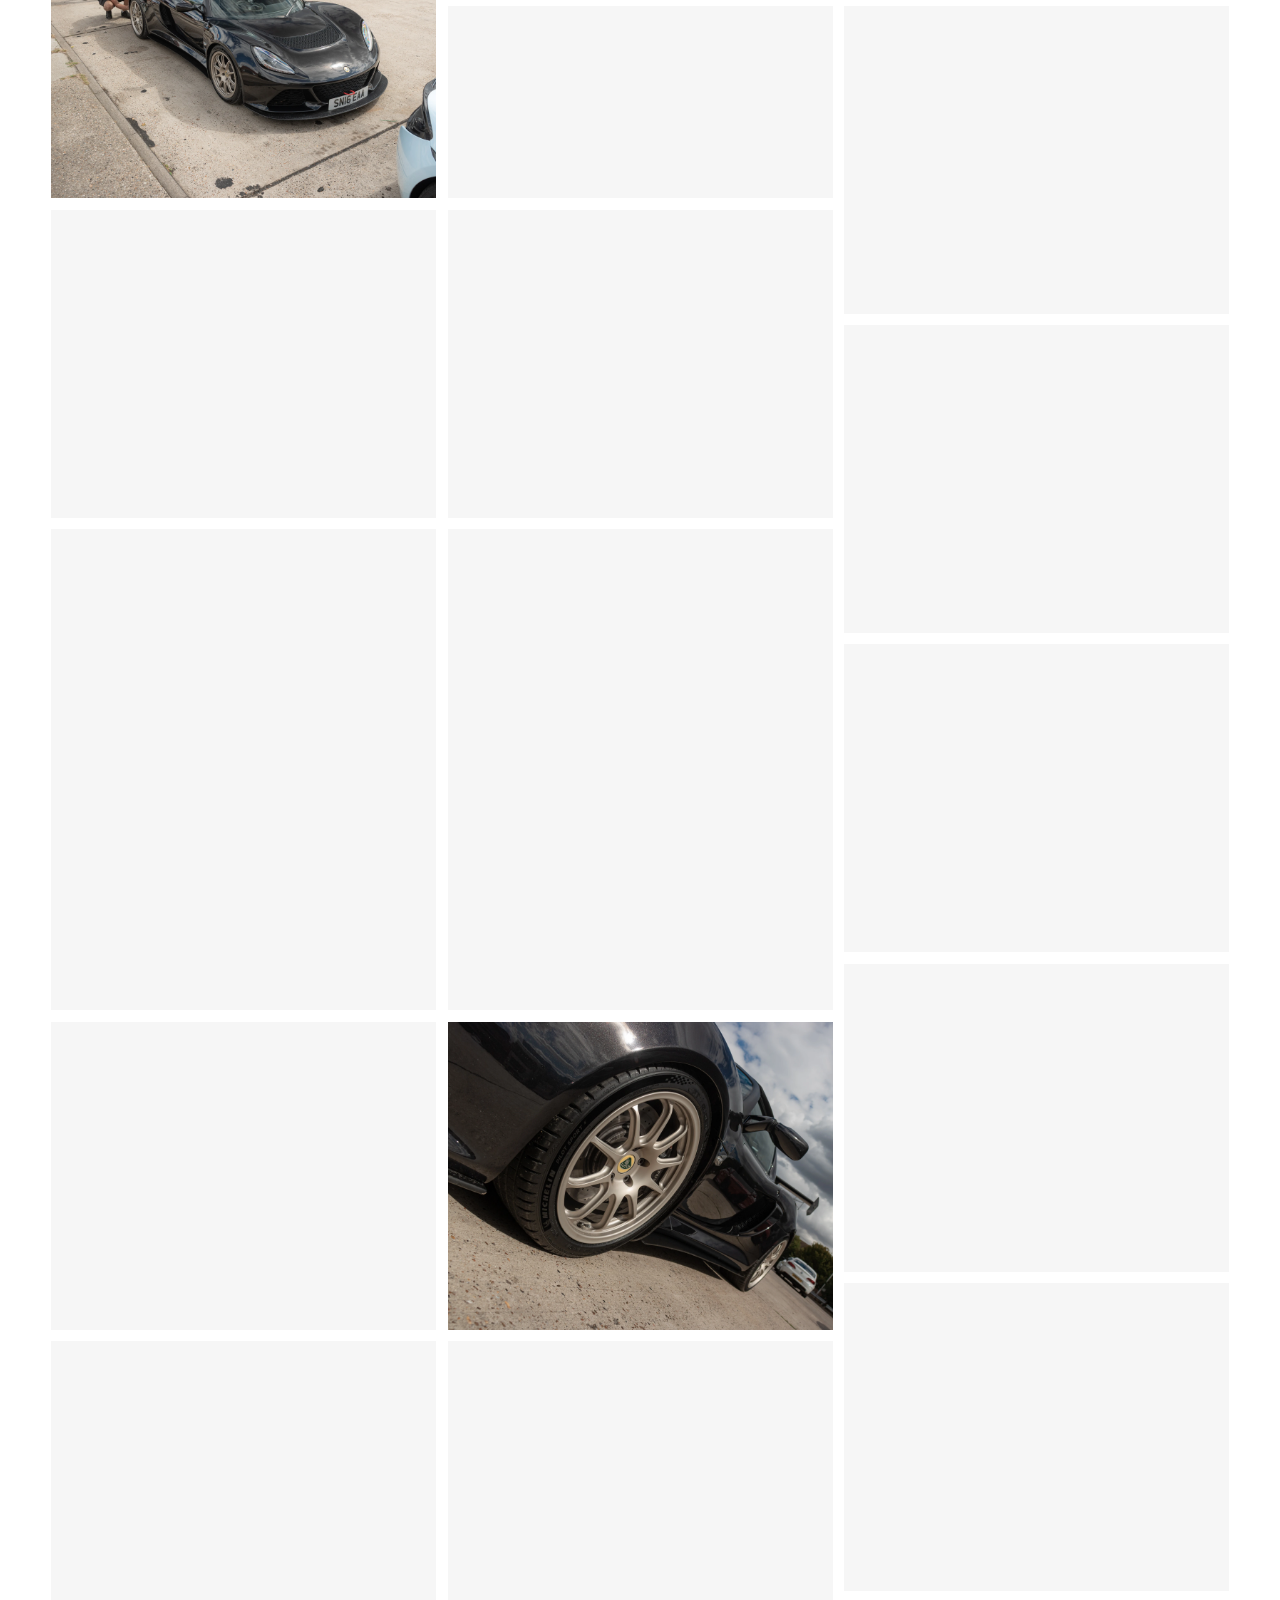
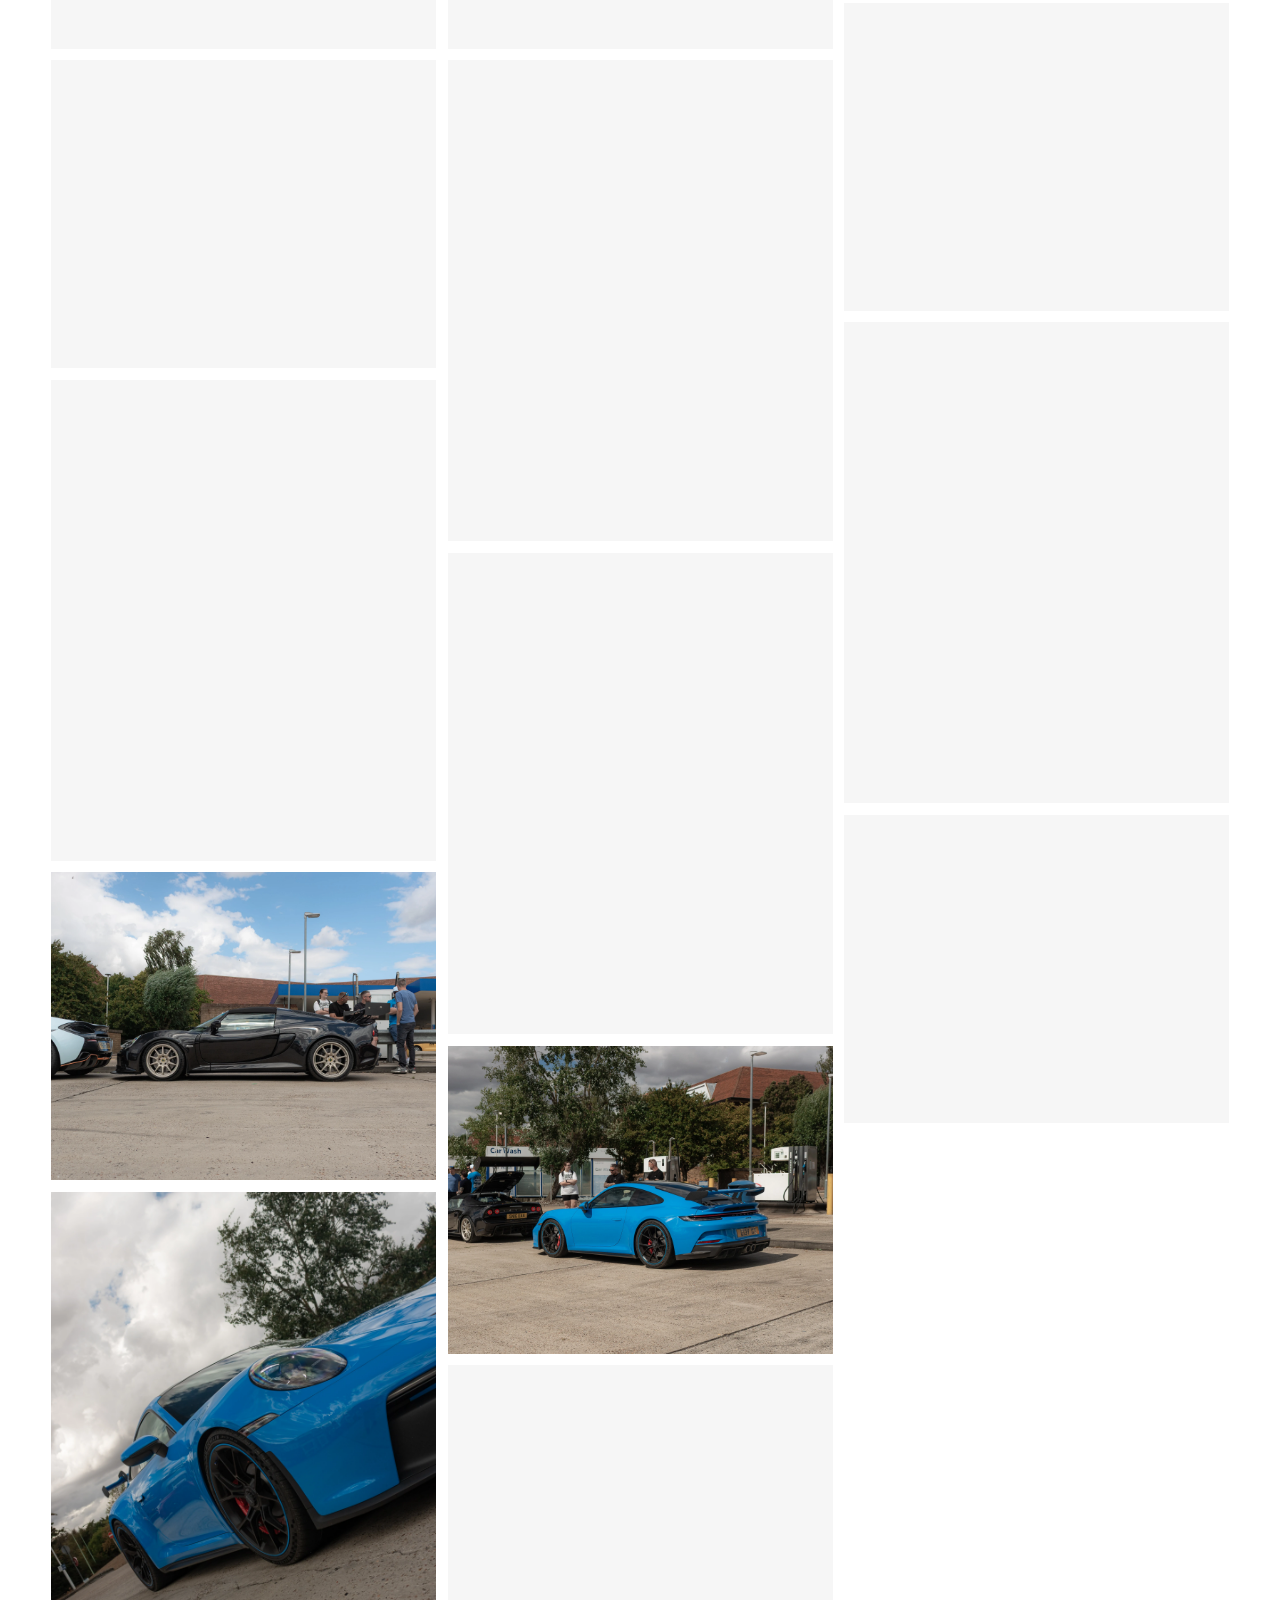
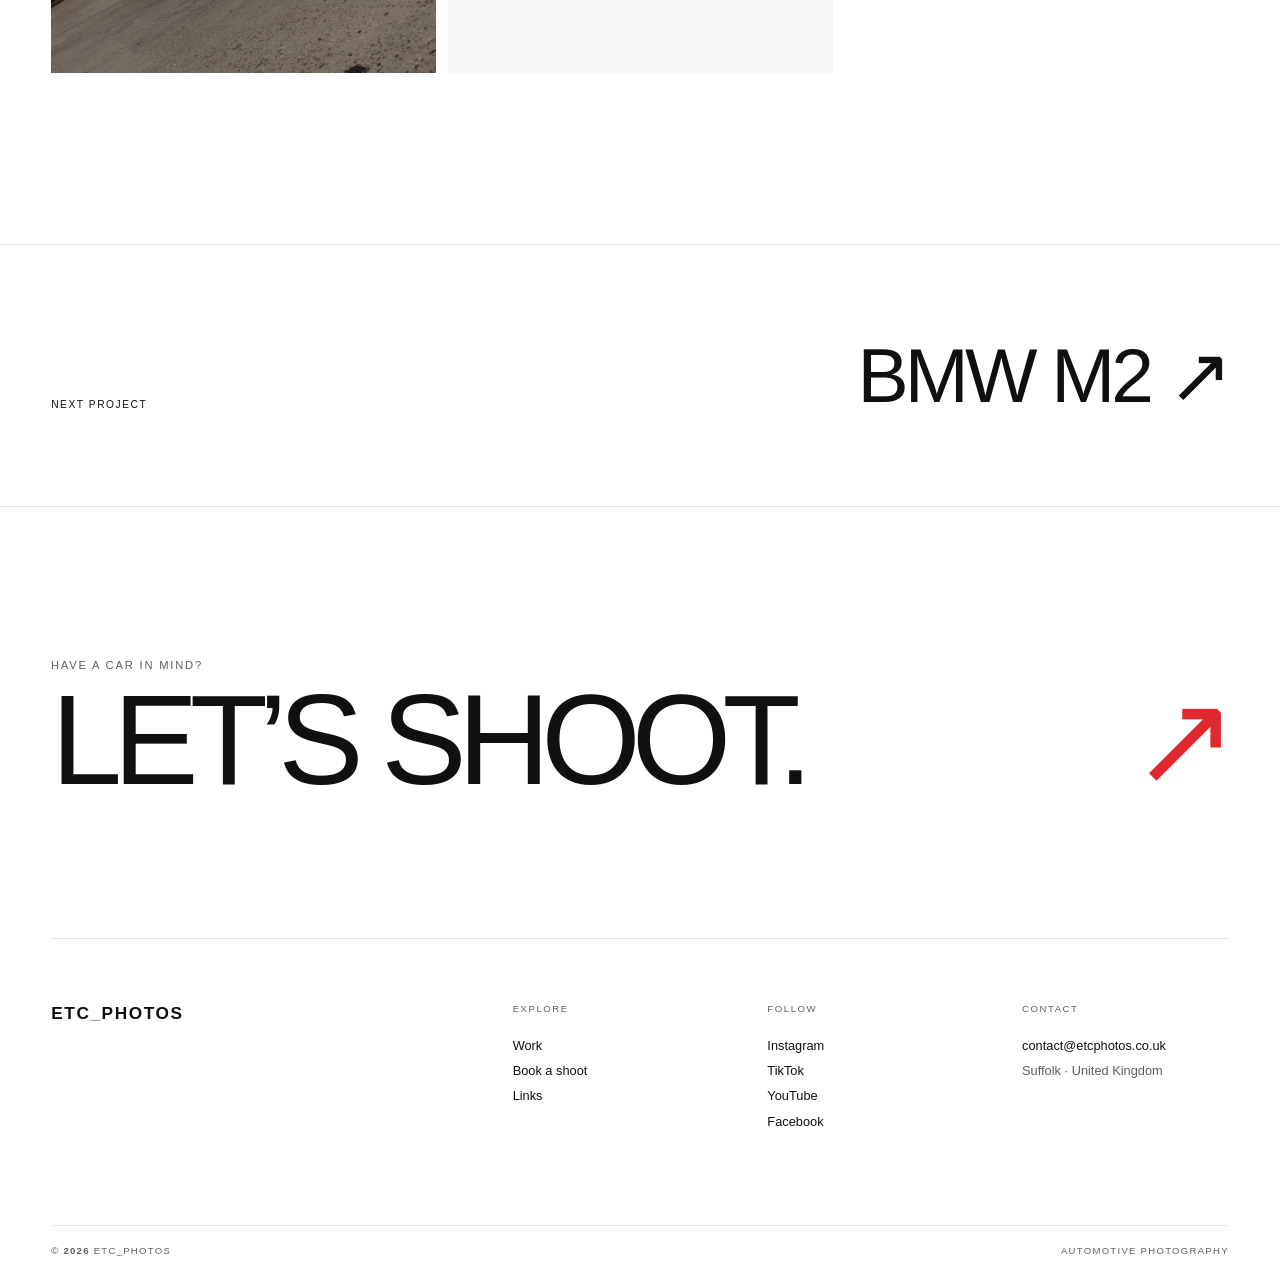
<file: project.html>
<!doctype html>
<html lang="en">
<head>
  <meta charset="utf-8"><meta name="viewport" content="width=device-width,initial-scale=1">
  <title>Project | ETC_PHOTOS</title><meta name="description" content="An automotive photography project by ETC_PHOTOS."><link rel="canonical" href="https://etcphotos.co.uk/project.html"><meta property="og:title" content="Automotive Photography Project | ETC_PHOTOS"><meta property="og:description" content="Automotive photography by ETC_PHOTOS."><meta property="og:type" content="website"><meta property="og:url" content="https://etcphotos.co.uk/project.html"><meta name="twitter:card" content="summary_large_image"><meta name="robots" content="index,follow"><meta name="theme-color" content="#ffffff">
  <link rel="icon" href="assets/images/brand/favicon.png"><link rel="stylesheet" href="css/base.css"><link rel="stylesheet" href="css/pages.css"><link rel="stylesheet" href="css/gallery-masonry.css">
</head>
<body data-page="work"><a class="skip" href="#main">Skip to content</a><header class="site-header light" data-header></header><div data-menu-slot></div><main id="main" data-project-root></main><footer class="site-footer" data-footer></footer><div class="lightbox" data-lightbox aria-hidden="true" role="dialog" aria-modal="true" aria-label="Project image viewer"><button class="lightbox-close" type="button" aria-label="Close image viewer">×</button><button class="lightbox-prev" type="button" aria-label="Previous image">←</button><img alt=""><button class="lightbox-next" type="button" aria-label="Next image">→</button><p class="lightbox-count" data-lightbox-count></p></div><script src="js/projects-data.js"></script><script src="js/site.js" defer></script><script src="js/project.js" defer></script></body></html>
</file>
<file: css/base.css>
@import url('layout.css');
@import url('motion.css');
@import url('natural-aspect.css');
:root{--paper:#fff;--white:#fff;--ink:#101010;--grey:#5f5f5f;--faint:#999;--line:#e3e3e3;--accent:#df292f;--display:'Arial Narrow','Helvetica Neue',Arial,sans-serif;--body:'Helvetica Neue',Arial,sans-serif;--gutter:max(1.25rem,4vw);--max:1600px;--ease:cubic-bezier(.22,.75,.2,1)}
*{box-sizing:border-box}html{scroll-behavior:smooth}body{margin:0;background:#fff;color:var(--ink);font-family:var(--body);font-size:16px;overflow-x:hidden}body.menu-open{overflow:hidden}img{display:block;width:100%}a{color:inherit;text-decoration:none}button,input,textarea{font:inherit}button{color:inherit}.skip{position:fixed;z-index:9999;left:1rem;top:-5rem;background:#111;color:#fff;padding:.8rem 1rem}.skip:focus{top:1rem}.eyebrow{margin:0 0 1.2rem;font-size:.65rem;font-weight:600;letter-spacing:.2em;text-transform:uppercase;color:var(--grey)}.display{font:500 clamp(3.1rem,8vw,8.8rem)/.84 var(--display);letter-spacing:-.07em;text-transform:uppercase}.display em,.serif{font-family:Georgia,'Times New Roman',serif;font-weight:400;text-transform:none}.wrap{width:min(calc(100% - 2*var(--gutter)),var(--max));margin-inline:auto}.pad{padding-block:clamp(6rem,10vw,11rem)}
.line-link{display:inline-flex;align-items:center;gap:1.2rem;padding-bottom:.45rem;border-bottom:1px solid;font-size:.68rem;font-weight:600;letter-spacing:.15em;text-transform:uppercase}.line-link span{color:var(--accent);transition:transform .2s}.line-link:hover span{transform:translate(3px,-3px)}.button{display:inline-flex;align-items:center;justify-content:space-between;gap:2rem;min-height:52px;padding:0 1.3rem;border:1px solid var(--ink);background:transparent;font-size:.67rem;font-weight:600;letter-spacing:.14em;text-transform:uppercase;transition:.22s}.button:hover{background:var(--ink);color:#fff}.button.dark{background:var(--ink);color:#fff}.button.dark:hover{background:var(--accent);border-color:var(--accent)}:focus-visible{outline:2px solid var(--accent);outline-offset:4px}
.site-header{position:fixed;z-index:1000;top:0;left:0;width:100%;height:84px;color:var(--ink);background:#fff;border-bottom:1px solid #d8d8d8;transition:height .25s,border-color .25s,background-color .25s}.site-header.light{color:var(--ink);background:#fff;border-color:#d8d8d8}.site-header.is-scrolled{height:72px;color:var(--ink);background:rgba(255,255,255,.97);border-color:#c8c8c8;backdrop-filter:blur(13px)}.brand{font:700 1.08rem var(--display);letter-spacing:.09em}.brand span{color:var(--accent)}.menu-trigger{display:none;justify-self:end;border:0;background:none;text-transform:uppercase;font-size:.68rem;font-weight:700;letter-spacing:.14em;padding:.8rem 0}.menu-trigger i{width:24px;height:2px;background:currentColor;margin-left:.8rem}
.site-footer{background:#fff;color:var(--ink);padding-bottom:2rem;border-top:1px solid var(--line)}.footer-cta{min-height:48vh;display:flex;flex-direction:column;justify-content:center;border-bottom:1px solid var(--line)}.footer-cta p{font-size:.7rem;letter-spacing:.16em;text-transform:uppercase;color:var(--grey)}.footer-cta a{display:flex;justify-content:space-between;font:500 clamp(4rem,10vw,10rem)/.9 var(--display);letter-spacing:-.07em;text-transform:uppercase}.footer-cta a span{color:var(--accent)}.footer-grid{padding:4rem 0 6rem;display:grid;grid-template-columns:2fr repeat(3,1fr);gap:3rem}.footer-grid>div{display:flex;flex-direction:column;align-items:start;gap:.65rem;font-size:.8rem}.footer-grid p{margin:0 0 .8rem;color:var(--grey);font-size:.6rem;letter-spacing:.16em;text-transform:uppercase}.footer-grid span{color:var(--grey)}.footer-base{border-top:1px solid var(--line);padding-top:1.2rem;display:flex;justify-content:space-between;color:var(--grey);font-size:.6rem;letter-spacing:.13em;text-transform:uppercase}
[data-reveal]{opacity:0;transform:translateY(24px);transition:opacity .68s var(--ease) var(--reveal-delay,0ms),transform .68s var(--ease) var(--reveal-delay,0ms)}[data-reveal].is-visible{opacity:1;transform:none}.image-wrap{overflow:hidden}.image-wrap img{height:100%;object-fit:cover;transition:transform .8s var(--ease)}a:hover>.image-wrap img,.project-card:hover img{transform:scale(1.025)}
@media(max-width:850px){.menu-trigger{display:flex;align-items:center}.footer-grid{grid-template-columns:1fr 1fr}.footer-grid .brand{grid-column:1/-1}.footer-cta{min-height:38vh}.display{font-size:clamp(3rem,13vw,6rem)}}
@media(max-width:520px){.footer-grid{grid-template-columns:1fr;gap:2rem}.footer-grid .brand{grid-column:auto}.footer-base{align-items:start;flex-direction:column;gap:.5rem}.button{min-height:50px}.line-link{font-size:.62rem}}
@media(prefers-reduced-motion:reduce){html{scroll-behavior:auto}*,*:before,*:after{animation-duration:.01ms!important;animation-iteration-count:1!important;transition-duration:.01ms!important}[data-reveal]{opacity:1;transform:none}[data-parallax]{transform:none!important}}
</file>
<file: css/home.css>
.home-hero{position:relative;min-height:100svh;display:grid;align-items:end;overflow:hidden;background:#151515;color:#fff}.home-hero-media{position:absolute;inset:-5%;background:url('../assets/portfolio/20th-august-2026/20th-august-2026-017.webp') center 58%/cover no-repeat;will-change:transform}.home-hero:after{content:'';position:absolute;inset:0;background:linear-gradient(90deg,rgba(0,0,0,.66),rgba(0,0,0,.03) 65%),linear-gradient(0deg,rgba(0,0,0,.62),transparent 45%)}.hero-copy{position:relative;z-index:2;padding:9rem var(--gutter) 5.5rem;width:min(1200px,100%)}.hero-copy .eyebrow{color:#eee}.hero-copy h1{margin:0;font:500 clamp(4.2rem,10vw,10.5rem)/.78 var(--display);letter-spacing:-.08em;text-transform:uppercase}.hero-copy h1 em{font-family:Georgia,serif;font-weight:400;text-transform:none}.hero-copy>p:not(.eyebrow){max-width:430px;margin:2rem 0;color:#ddd;line-height:1.65}.hero-actions{display:flex;gap:.7rem}.hero-actions .button{border-color:#fff;color:#fff}.hero-actions .button:first-child{background:#fff;color:#111}.hero-actions .button:first-child:hover{background:var(--accent);border-color:var(--accent);color:#fff}.hero-meta{position:absolute;z-index:3;right:var(--gutter);bottom:2rem;display:flex;gap:2rem;font-size:.58rem;letter-spacing:.17em;text-transform:uppercase}
.intro{background:#fff}.intro-grid{display:grid;grid-template-columns:1.5fr .65fr;gap:9vw;align-items:end}.intro h2{margin:0}.intro-copy{font-size:1.05rem;line-height:1.7;color:var(--grey)}.intro-copy p:first-child{color:var(--ink)}.principles{margin-top:8rem;border-top:1px solid var(--line);display:grid;grid-template-columns:repeat(3,1fr)}.principles article{padding:1.8rem 1.5rem 1.8rem 0;border-right:1px solid var(--line)}.principles article+article{padding-left:1.5rem}.principles span{color:var(--accent);font-size:.65rem}.principles h3{font:500 1.1rem var(--display);text-transform:uppercase}.principles p{font-size:.82rem;line-height:1.6;color:var(--grey)}
.featured{padding-block:clamp(6rem,9vw,10rem)}.section-heading{display:flex;justify-content:space-between;align-items:end;margin-bottom:3rem}.section-heading h2{margin:0;font:500 clamp(3.2rem,7vw,7.3rem)/.85 var(--display);letter-spacing:-.065em;text-transform:uppercase}.work-grid{display:grid;grid-template-columns:1.25fr .75fr;gap:2vw 4vw}.work-card{display:block}.work-card figure{margin:0}.work-card .image-wrap{aspect-ratio:1.35;background:#eee}.work-card img{height:100%;object-fit:cover}.work-card.small{margin-top:10rem}.work-card.small .image-wrap{aspect-ratio:.75}.card-meta{padding-top:1.2rem;display:grid;grid-template-columns:1fr auto;gap:.4rem;border-top:1px solid var(--ink);margin-top:1rem}.card-meta h3{grid-column:1/-1;margin:0;font:500 clamp(1.8rem,3.2vw,3.6rem)/.95 var(--display);letter-spacing:-.045em;text-transform:uppercase}.card-meta span,.card-meta small{font-size:.62rem;text-transform:uppercase;letter-spacing:.14em;color:var(--grey)}
.statement-image{position:relative;min-height:88vh;background:#111;overflow:hidden;color:#fff;display:grid;place-items:center;text-align:center}.statement-image>img{position:absolute;inset:-5%;height:110%;object-fit:cover;filter:brightness(.54)}.statement-image div{position:relative;z-index:2}.statement-image h2{margin:.5rem 0 2rem;font:500 clamp(3.6rem,9vw,9rem)/.82 var(--display);text-transform:uppercase;letter-spacing:-.07em}.statement-image .button{border-color:#fff;color:#fff}
.services-editorial{background:#fff;border-bottom:1px solid var(--line)}.services-intro{display:grid;grid-template-columns:1.2fr .7fr;gap:8vw;align-items:end;padding-bottom:clamp(5rem,9vw,9rem)}.services-intro .eyebrow{grid-column:1/-1}.services-intro h2{margin:0;font:500 clamp(3.6rem,8vw,8.5rem)/.84 var(--display);letter-spacing:-.07em;text-transform:uppercase}.services-intro>p:last-child{margin:0;color:var(--grey);font-size:1.02rem;line-height:1.75}
.service-feature{position:relative;display:grid;grid-template-columns:70px 1.05fr .9fr;gap:var(--grid-gap);align-items:center;padding-block:clamp(5rem,8vw,8rem);border-top:1px solid var(--ink)}.service-feature--events{grid-template-columns:70px .9fr 1.05fr}.service-feature--events .service-feature__image{grid-column:3}.service-feature--events .service-feature__copy{grid-column:2;grid-row:1}.service-feature__number{align-self:start;color:var(--accent);font-size:.65rem}.service-feature__image{aspect-ratio:4/5}.service-feature__image img{height:100%;object-fit:cover}.service-feature__copy{padding-inline:clamp(0rem,2vw,2rem)}.service-feature__copy h3{margin:0 0 2rem;font:500 clamp(2.4rem,4.6vw,5.2rem)/.88 var(--display);letter-spacing:-.055em;text-transform:uppercase}.service-feature__copy>p:not(.eyebrow){color:var(--grey);font-size:1rem;line-height:1.75}.service-feature__copy ul{margin:2.2rem 0 0;padding:0;list-style:none;border-top:1px solid var(--line)}.service-feature__copy li{padding:.8rem 0;border-bottom:1px solid var(--line);font-size:.76rem;letter-spacing:.04em}.service-feature__copy li:before{content:'↳';margin-right:.8rem;color:var(--accent)}.services-cta{display:flex;align-items:end;justify-content:space-between;padding-top:2.5rem;border-top:1px solid var(--ink)}.services-cta p{margin:0;font:400 clamp(1.3rem,2vw,2rem) Georgia,serif}
.about-split{display:grid;grid-template-columns:.8fr 1.2fr;min-height:80vh}.about-image img{height:100%;object-fit:cover}.about-copy{padding:clamp(4rem,8vw,9rem);background:#fff;display:flex;flex-direction:column;justify-content:center;border-bottom:1px solid var(--line)}.about-copy h2{margin:0 0 2rem;font:500 clamp(3rem,6vw,6rem)/.88 var(--display);letter-spacing:-.06em;text-transform:uppercase}.about-copy>p{max-width:560px;color:var(--grey);line-height:1.75}
@media(max-width:850px){.hero-copy{padding-bottom:4rem}.hero-copy h1{font-size:clamp(3.7rem,15vw,7rem)}.hero-meta{display:none}.intro-grid,.services-intro{grid-template-columns:1fr}.intro-copy,.services-intro>p:last-child{margin-top:3rem}.principles{grid-template-columns:1fr}.principles article,.principles article+article{padding:1.2rem 0;border-right:0;border-bottom:1px solid var(--line)}.section-heading{align-items:start;flex-direction:column;gap:1.2rem}.work-grid{grid-template-columns:1fr}.work-card.small{margin-top:3rem}.work-card .image-wrap,.work-card.small .image-wrap{aspect-ratio:4/5}.service-feature,.service-feature--events{grid-template-columns:35px 1fr;align-items:start}.service-feature__number{grid-column:1}.service-feature__image,.service-feature--events .service-feature__image{grid-column:2;grid-row:auto;aspect-ratio:4/5}.service-feature__copy,.service-feature--events .service-feature__copy{grid-column:2;grid-row:auto;padding:2rem 0 0}.services-cta{align-items:start;flex-direction:column;gap:1.5rem}.about-split{grid-template-columns:1fr}.about-image{height:65vh}.about-copy{padding:5rem var(--gutter)}}
@media(max-width:500px){.hero-actions{flex-direction:column;width:min(100%,300px)}.statement-image{min-height:72vh}.service-feature,.service-feature--events{grid-template-columns:25px 1fr}.service-feature__copy h3{font-size:2.4rem}.services-intro h2{font-size:clamp(3rem,14vw,5rem)}}
</file>
<file: css/pages.css>
.page-hero{padding:clamp(9rem,15vw,14rem) var(--gutter) clamp(4rem,7vw,7rem);background:#fff;border-bottom:1px solid var(--line)}.page-hero .eyebrow{margin-bottom:2rem}.page-hero h1{margin:0}.page-hero-row{display:flex;justify-content:space-between;align-items:end;gap:3rem}.page-hero-row>p{max-width:420px;color:var(--grey);line-height:1.7}
.archive{padding:5rem var(--gutter) 10rem;background:#fff}.archive-filter{display:flex;gap:.6rem;margin-bottom:5rem;flex-wrap:wrap}.archive-filter button{border:1px solid var(--line);background:transparent;padding:.65rem 1rem;font-size:.62rem;letter-spacing:.12em;text-transform:uppercase;cursor:pointer}.archive-filter button.active,.archive-filter button:hover{background:var(--ink);color:#fff}.archive-grid{display:grid;grid-template-columns:repeat(12,1fr);gap:8rem 2.4vw}.archive-card{grid-column:span 7}.archive-card:nth-child(even){grid-column:6/span 7}.archive-card:nth-child(3n){grid-column:2/span 8}.archive-card figure{margin:0}.archive-card .image-wrap{aspect-ratio:1.35;background:#eee}.archive-card:nth-child(even) .image-wrap{aspect-ratio:.92}.archive-meta{padding-top:1rem;border-top:1px solid var(--ink);margin-top:1rem;display:flex;justify-content:space-between;gap:2rem}.archive-meta h2{margin:0;font:500 clamp(1.8rem,4vw,4.2rem)/.92 var(--display);letter-spacing:-.05em;text-transform:uppercase}.archive-meta p{margin:0;color:var(--grey);font-size:.62rem;letter-spacing:.12em;text-transform:uppercase}
.project-hero{padding:9rem var(--gutter) 3rem;background:#fff}.project-title{display:grid;grid-template-columns:1fr auto;align-items:end;gap:3rem}.project-title h1{margin:0;font-size:clamp(3.7rem,9vw,9rem)}.project-title a{margin-bottom:1rem}.project-meta{display:grid;grid-template-columns:repeat(4,1fr);gap:2rem;margin-top:4rem;padding-top:1rem;border-top:1px solid var(--line)}.project-meta p{margin:0}.project-meta span{display:block;margin-bottom:.5rem;color:var(--faint);font-size:.58rem;letter-spacing:.15em;text-transform:uppercase}.project-lead{height:min(85vh,980px);padding:0 var(--gutter) 5rem;background:#fff}.project-lead img{height:100%;object-fit:cover}.project-story{background:#fff;padding-bottom:10rem}.story-intro{max-width:700px;margin:0 auto;padding:7rem var(--gutter);text-align:center;font:400 clamp(1.4rem,2.5vw,2.4rem)/1.45 Georgia,serif}.story-grid{display:grid;grid-template-columns:repeat(12,1fr);gap:8rem 2.5vw;padding-inline:var(--gutter)}.story-image{margin:0;cursor:zoom-in}.story-image img{height:100%;object-fit:cover}.story-image:nth-child(1){grid-column:2/span 5;aspect-ratio:.8}.story-image:nth-child(2){grid-column:8/span 5;aspect-ratio:1.25;margin-top:10rem}.story-image:nth-child(3){grid-column:1/-1;aspect-ratio:1.7}.project-next{padding:6rem var(--gutter);background:#fff;border-top:1px solid var(--line);display:flex;justify-content:space-between;align-items:end}.project-next p{margin:0;font-size:.64rem;letter-spacing:.15em;text-transform:uppercase}.project-next a{font:500 clamp(2.5rem,6vw,6rem)/.9 var(--display);text-transform:uppercase;letter-spacing:-.05em}.lightbox{position:fixed;z-index:2000;inset:0;background:rgba(10,10,10,.96);display:none;place-items:center;padding:4rem}.lightbox.open{display:grid}.lightbox img{max-width:100%;max-height:86vh;object-fit:contain}.lightbox button{position:absolute;right:1.5rem;top:1.5rem;border:1px solid #777;background:none;color:#fff;width:46px;height:46px;border-radius:50%;cursor:pointer}
.booking-hero{padding-bottom:4rem}.booking-shell{padding:3rem var(--gutter) 10rem;background:#fff}.booking-step{display:grid;grid-template-columns:60px 1fr 1fr;align-items:end;border-top:1px solid var(--ink);padding:1.2rem 0;margin-top:4rem}.booking-step>span{color:var(--accent);font-size:.65rem}.booking-step h2{margin:0;font:500 clamp(1.7rem,3vw,3rem) var(--display);text-transform:uppercase}.booking-step p{justify-self:end;margin:0;color:var(--grey);font-size:.8rem}.package-list{border-top:1px solid var(--line)}.package-option{width:100%;padding:2.3rem 0;display:grid;grid-template-columns:60px 1fr 1fr 170px 40px;gap:2rem;align-items:center;border:0;border-bottom:1px solid var(--line);background:#fff;text-align:left;cursor:pointer}.package-option:hover,.package-option.selected{background:#fafafa}.package-option>span:first-child{font-size:.65rem;color:var(--accent)}.package-option h3{margin:0;font:500 clamp(1.5rem,3vw,3rem) var(--display);text-transform:uppercase}.package-option p{margin:0;color:var(--grey);font-size:.82rem;line-height:1.6}.package-option strong{font:500 clamp(2rem,4vw,4rem) var(--display)}.choice-dot{width:32px;height:32px;border:1px solid var(--ink);border-radius:50%;display:grid;place-items:center}.selected .choice-dot{background:var(--ink);color:#fff}.booking-travel-note{max-width:760px;margin:2rem 0 8rem;color:var(--grey);font-size:.8rem;line-height:1.7}.enquiry-layout{display:grid;grid-template-columns:1.35fr .65fr;gap:var(--grid-gap);margin-top:2rem}.enquiry-form{display:grid;grid-template-columns:1fr 1fr;gap:2rem var(--grid-gap)}.enquiry-form label{display:flex;flex-direction:column;gap:.65rem}.enquiry-form label>span{font-size:.62rem;font-weight:600;letter-spacing:.13em;text-transform:uppercase}.enquiry-form label em{color:var(--faint);font-style:normal;font-weight:400}.enquiry-form input,.enquiry-form textarea{width:100%;border:0;border-bottom:1px solid var(--ink);border-radius:0;background:#fff;padding:.8rem 0;font-size:1rem;outline:none}.enquiry-form textarea{resize:vertical}.enquiry-form input:focus,.enquiry-form textarea:focus{border-color:var(--accent)}.enquiry-form .full{grid-column:1/-1}.enquiry-form button.full{grid-column:1/-1;width:100%}.booking-summary{position:sticky;top:90px;align-self:start;background:#fff;color:var(--ink);padding:2rem;border:1px solid var(--ink)}.booking-summary h3{font:500 clamp(1.7rem,3vw,3rem) var(--display);text-transform:uppercase}.summary-line{display:flex;justify-content:space-between;border-top:1px solid var(--line);padding:1rem 0;font-size:.75rem}.summary-line span{color:var(--grey)}.summary-note{margin:2rem 0 0;color:var(--grey);font-size:.75rem;line-height:1.6}
.links-body{min-height:100svh;background:#fff}.links-page{min-height:100svh;display:grid;grid-template-columns:1fr 1fr;background:#fff}.links-photo{position:relative;overflow:hidden}.links-photo img{height:100%;object-fit:cover}.links-photo:after{content:'Automotive photography · Suffolk';position:absolute;left:2rem;bottom:2rem;color:#fff;font-size:.6rem;letter-spacing:.15em;text-transform:uppercase}.links-content{padding:clamp(2rem,6vw,7rem);display:flex;flex-direction:column;justify-content:center}.links-content h1{font-size:clamp(3.4rem,7vw,7rem);margin:0}.links-content>p{max-width:430px;color:var(--grey);line-height:1.6;margin:1.5rem 0 3rem}.priority-links{display:grid;grid-template-columns:1fr 1fr;gap:.7rem;margin-bottom:3rem}.priority-links .button{min-height:60px}.social-list{border-top:1px solid var(--ink)}.social-list a{min-height:56px;border-bottom:1px solid var(--line);display:flex;align-items:center;justify-content:space-between;font-size:.72rem;text-transform:uppercase;letter-spacing:.14em}.social-list a span{transition:transform .2s}.social-list a:hover span{transform:translate(4px,-4px);color:var(--accent)}.links-foot{display:flex;justify-content:space-between;margin-top:3rem;color:var(--grey);font-size:.6rem;letter-spacing:.12em;text-transform:uppercase}
@media(max-width:850px){.page-hero-row{align-items:start;flex-direction:column}.archive-grid{display:block}.archive-card,.archive-card:nth-child(even),.archive-card:nth-child(3n){margin-bottom:5rem}.archive-card .image-wrap,.archive-card:nth-child(even) .image-wrap{aspect-ratio:4/5}.project-title{grid-template-columns:1fr}.project-meta{grid-template-columns:1fr 1fr}.project-lead{height:70vh;padding-inline:0}.story-grid{display:block}.story-image,.story-image:nth-child(n){margin:0 0 2rem;aspect-ratio:4/5}.project-next{align-items:start;flex-direction:column;gap:1rem}.booking-step{grid-template-columns:40px 1fr}.booking-step p{grid-column:2;justify-self:start;margin-top:.5rem}.package-option{grid-template-columns:40px 1fr auto}.package-option p{grid-column:2/-1}.package-option strong{grid-column:2}.choice-dot{grid-column:3;grid-row:1}.enquiry-layout{grid-template-columns:1fr}.booking-summary{position:static}.links-page{grid-template-columns:1fr;display:block}.links-photo{height:38vh}.links-content{padding:2rem var(--gutter) 4rem}.priority-links{grid-template-columns:1fr}}
@media(max-width:500px){.archive{padding-top:3rem}.archive-meta{align-items:start;flex-direction:column}.project-title h1{font-size:clamp(2.7rem,11.2vw,4rem)}.project-meta{grid-template-columns:1fr}.project-lead{height:58vh}.lightbox{padding:1rem}.package-option{gap:1rem;padding:1.5rem 0}.enquiry-form{grid-template-columns:1fr}.enquiry-form .full{grid-column:1}.links-photo{height:30vh}}
.archive-count{margin:-3.5rem 0 4rem;color:var(--grey);font-size:.62rem;letter-spacing:.13em;text-transform:uppercase}.archive-card .archive-meta span{display:inline-block;margin-top:1rem;font-size:.6rem;letter-spacing:.13em;text-transform:uppercase;border-bottom:1px solid;padding-bottom:.3rem}.archive-card--portrait .image-wrap{aspect-ratio:4/5}.archive-card--landscape .image-wrap{aspect-ratio:1.35}.archive-card img{object-position:center}
.project-story{padding-top:clamp(1.5rem,3vw,3rem)}.project-gallery{display:grid;grid-template-columns:repeat(2,minmax(0,1fr));gap:clamp(1rem,1.8vw,2rem);padding-inline:var(--content-inset)}.gallery-frame{grid-column:span 1;margin:0;cursor:zoom-in;align-self:start;overflow:hidden;background:#f6f6f6;aspect-ratio:var(--image-ratio)}.gallery-frame--landscape,.gallery-frame--cover{grid-column:1/-1}.gallery-frame img{display:block;width:100%;height:auto;aspect-ratio:auto;object-fit:contain;transition:transform .6s var(--ease)}.gallery-frame:hover img{transform:scale(1.006)}.lightbox-open{overflow:hidden}.lightbox .lightbox-close{top:1.25rem;right:1.25rem}.lightbox .lightbox-prev,.lightbox .lightbox-next{top:50%;width:50px;height:50px;transform:translateY(-50%)}.lightbox .lightbox-prev{left:1.25rem;right:auto}.lightbox .lightbox-next{right:1.25rem}.lightbox-count{position:absolute;left:50%;bottom:1rem;margin:0;color:#fff;font-size:.7rem;letter-spacing:.15em;transform:translateX(-50%)}
@media(max-width:850px){.archive-count{margin-top:-3rem}.project-gallery{gap:1rem;padding-inline:var(--page-gutter)}.lightbox .lightbox-prev,.lightbox .lightbox-next{top:auto;bottom:1rem;transform:none}.lightbox .lightbox-prev{left:1rem}.lightbox .lightbox-next{right:1rem}}
@media(max-width:620px){.project-gallery{grid-template-columns:1fr;gap:1.25rem}.gallery-frame,.gallery-frame--landscape,.gallery-frame--portrait,.gallery-frame--square,.gallery-frame--cover{grid-column:1}.archive-card .image-wrap,.archive-card:nth-child(even) .image-wrap,.archive-card--portrait .image-wrap,.archive-card--landscape .image-wrap{aspect-ratio:auto}.archive-card img{height:auto;object-fit:contain}}
</file>
<file: css/portfolio-ratios.css>
.archive-card .image-wrap,
.archive-card:nth-child(even) .image-wrap,
.archive-card--portrait .image-wrap,
.archive-card--landscape .image-wrap {
  aspect-ratio: var(--cover-ratio);
}

.archive-card img {
  height: auto;
  object-fit: contain;
}
</file>
<file: css/gallery-masonry.css>
/* Shared project-gallery packing: natural-ratio images, consistent gutters, no row holes. */
.project-gallery {
  display: block;
  columns: 3;
  column-gap: clamp(8px, .9vw, 14px);
  padding-inline: var(--content-inset);
}

.project-gallery .gallery-frame,
.project-gallery .gallery-frame--landscape,
.project-gallery .gallery-frame--portrait,
.project-gallery .gallery-frame--square,
.project-gallery .gallery-frame--cover {
  display: inline-block;
  width: 100%;
  margin: 0 0 clamp(8px, .9vw, 14px);
  break-inside: avoid;
  page-break-inside: avoid;
  vertical-align: top;
  aspect-ratio: auto !important;
  overflow: visible;
}

.project-gallery .gallery-frame img {
  display: block;
  width: 100%;
  height: auto !important;
  object-fit: contain !important;
}

@media (min-width: 1680px) {
  .project-gallery { columns: 4; }
}

@media (max-width: 1050px) {
  .project-gallery { columns: 2; }
}

@media (max-width: 620px) {
  .project-gallery {
    columns: 1;
    column-gap: 0;
  }
}
</file>
